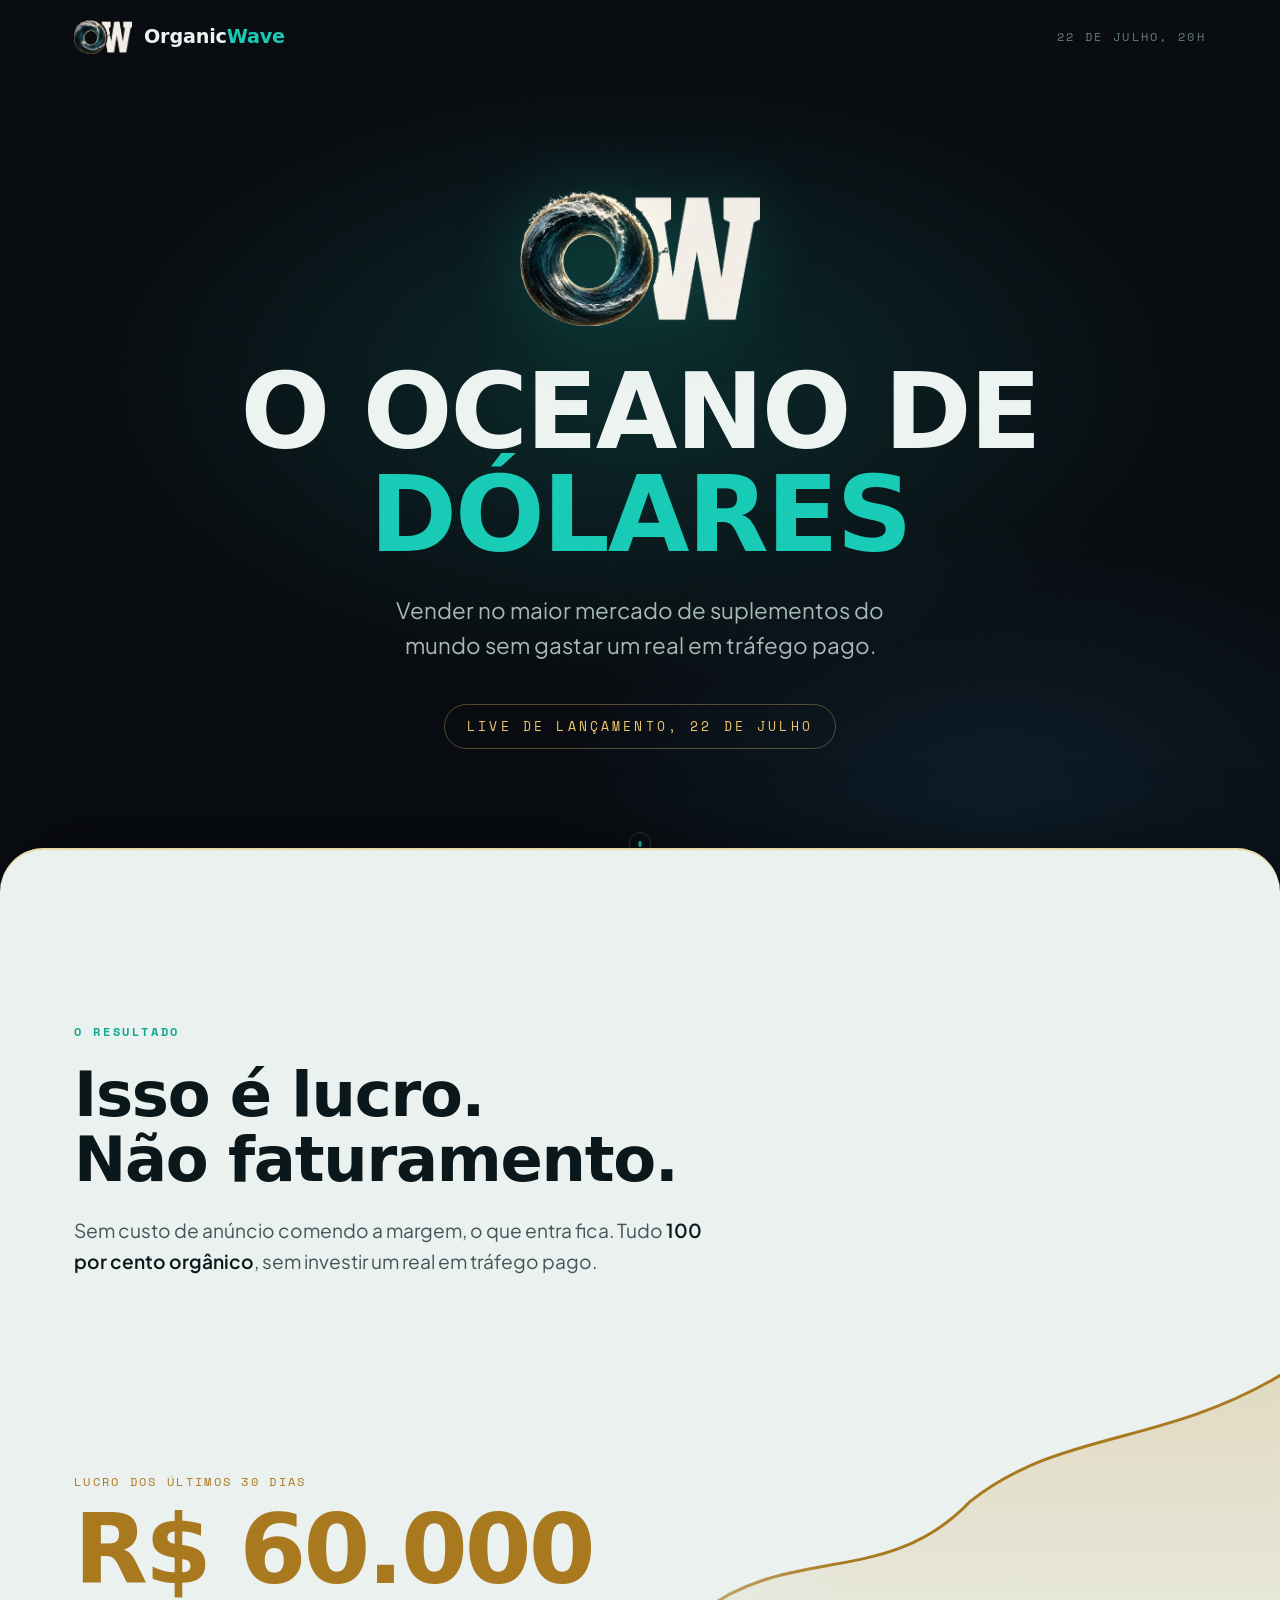
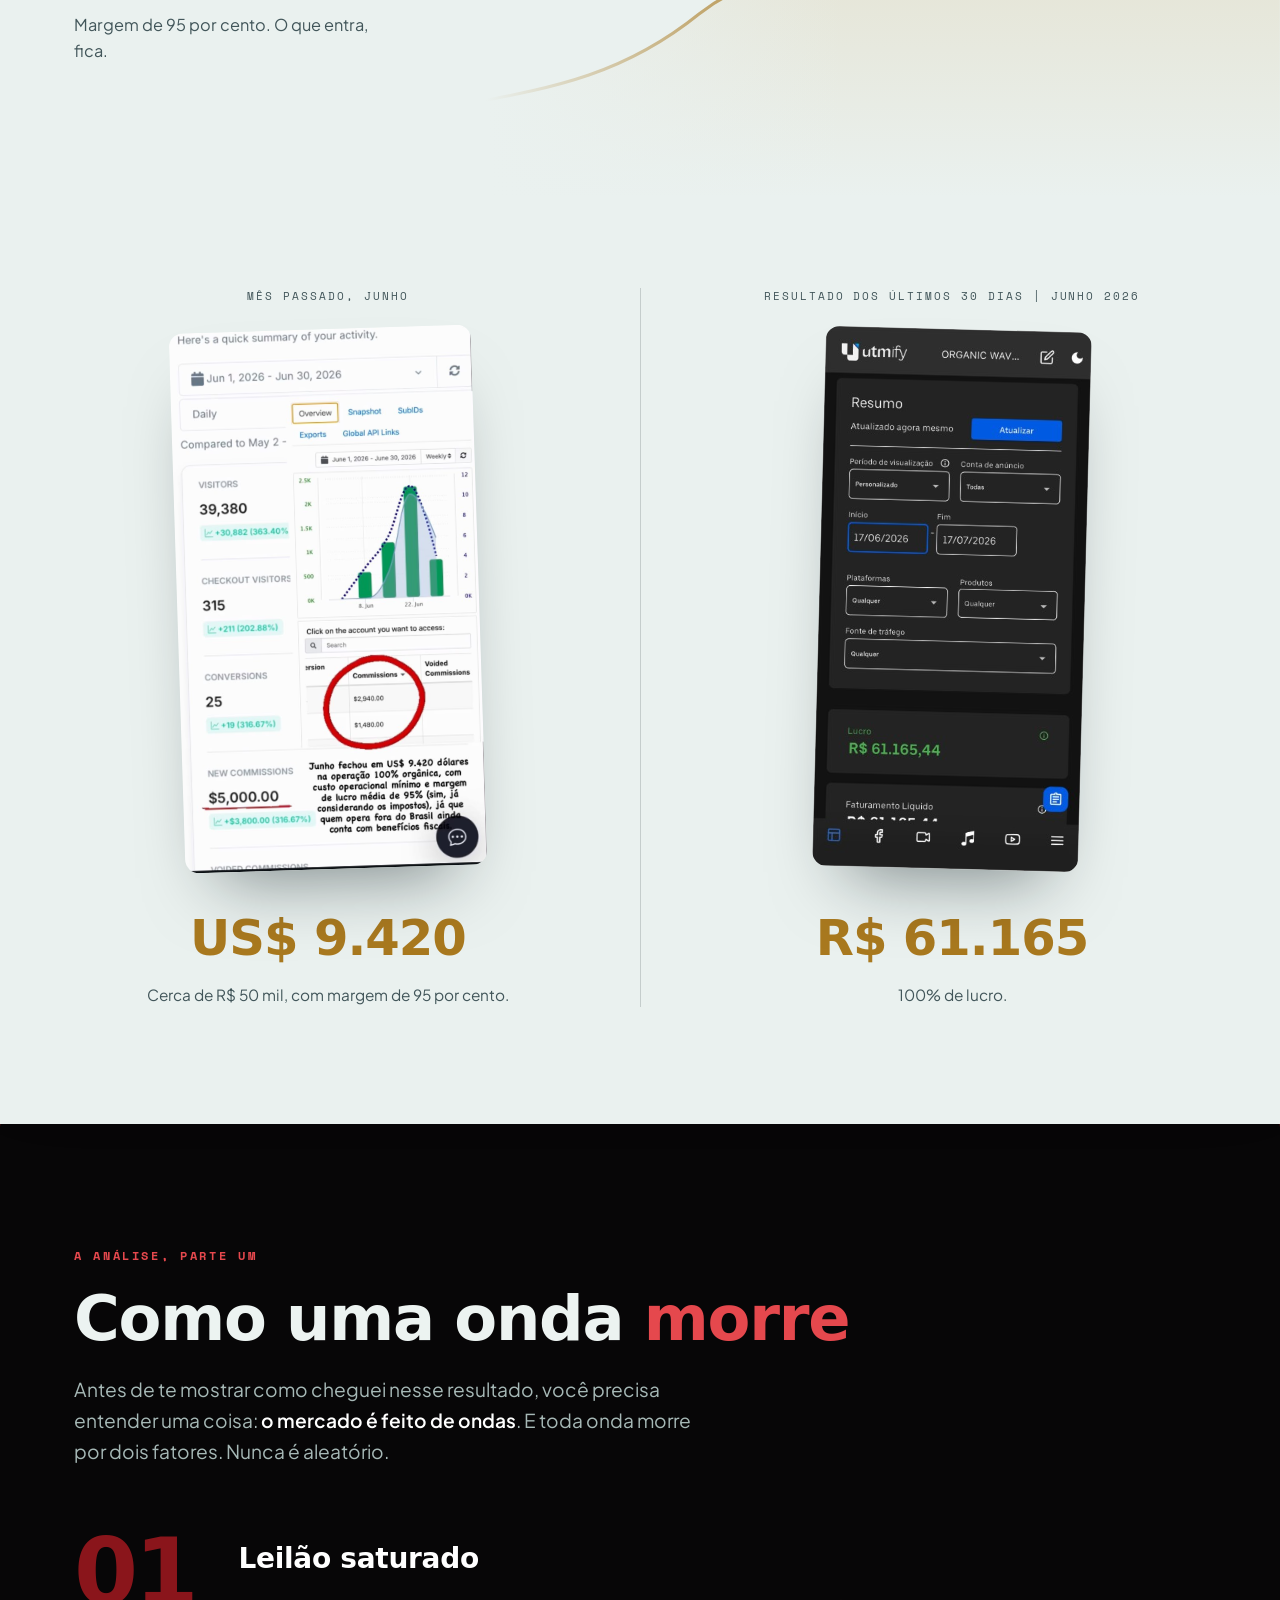
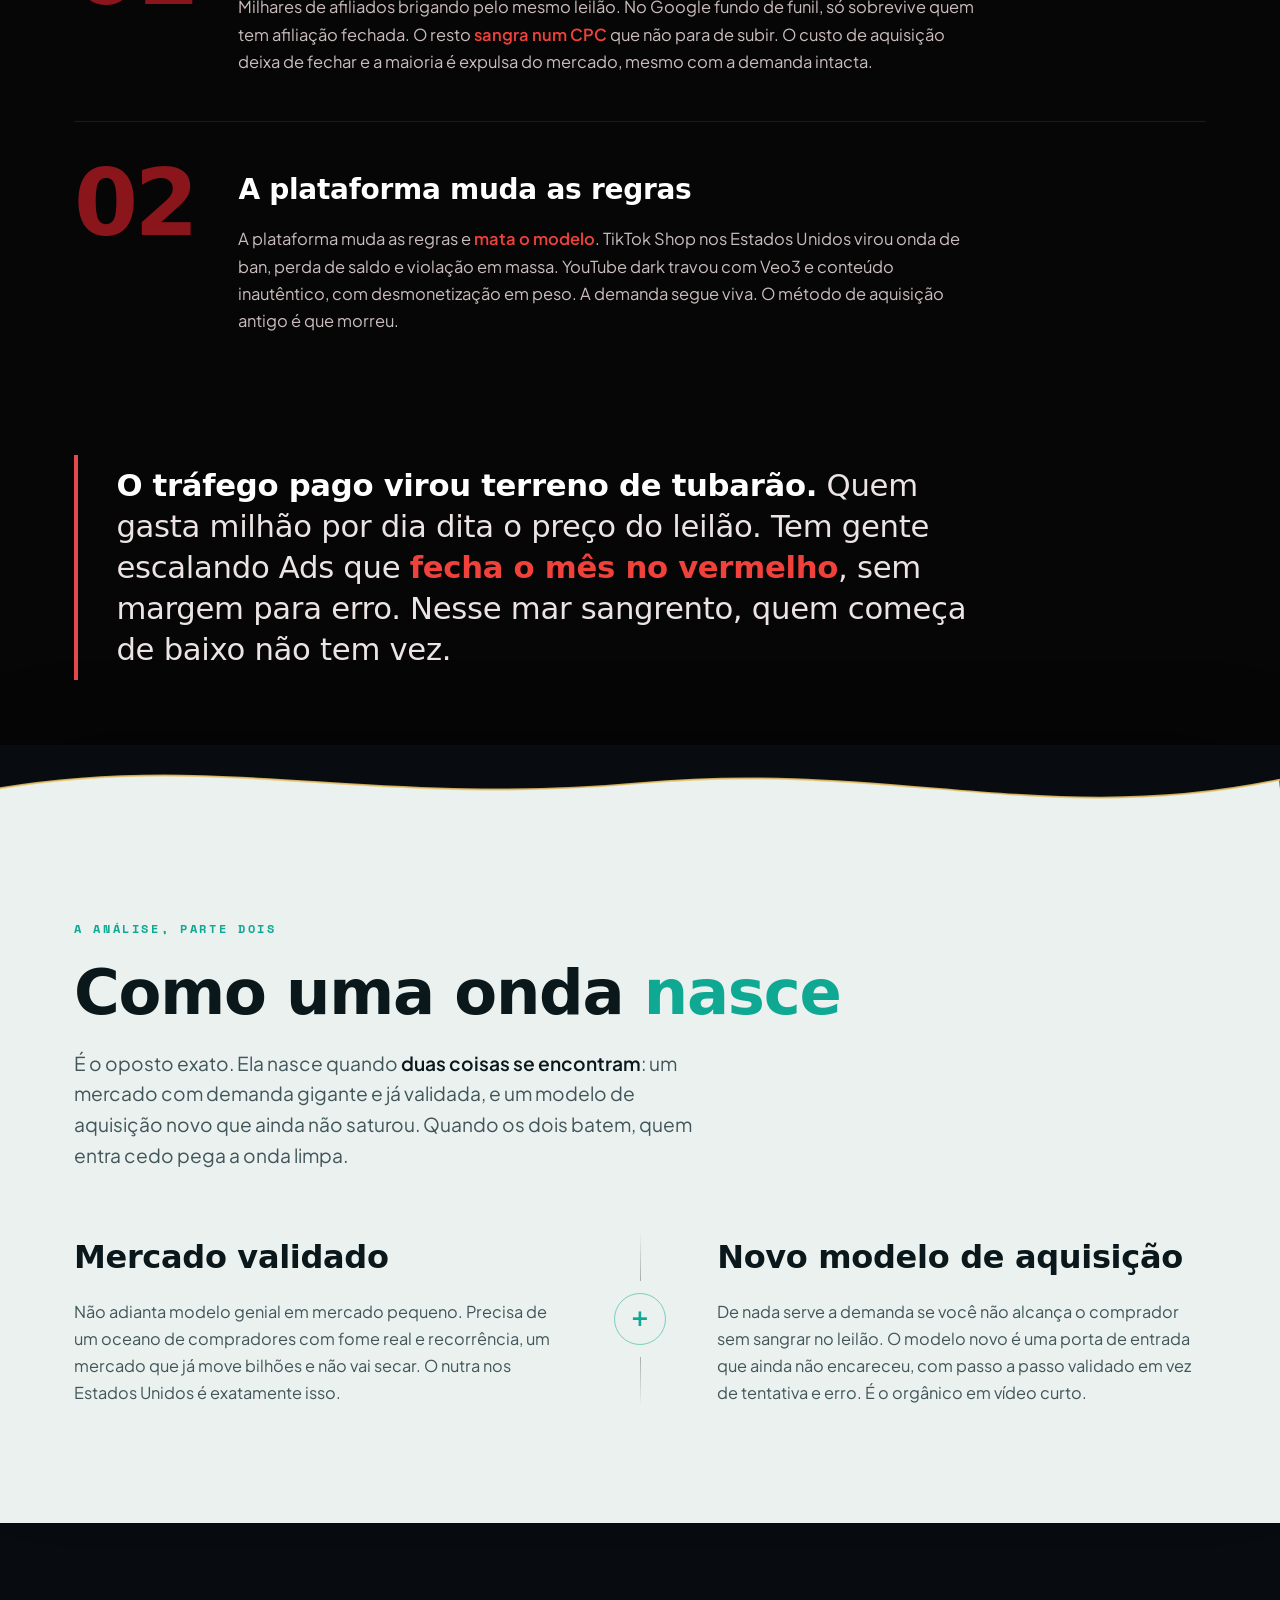
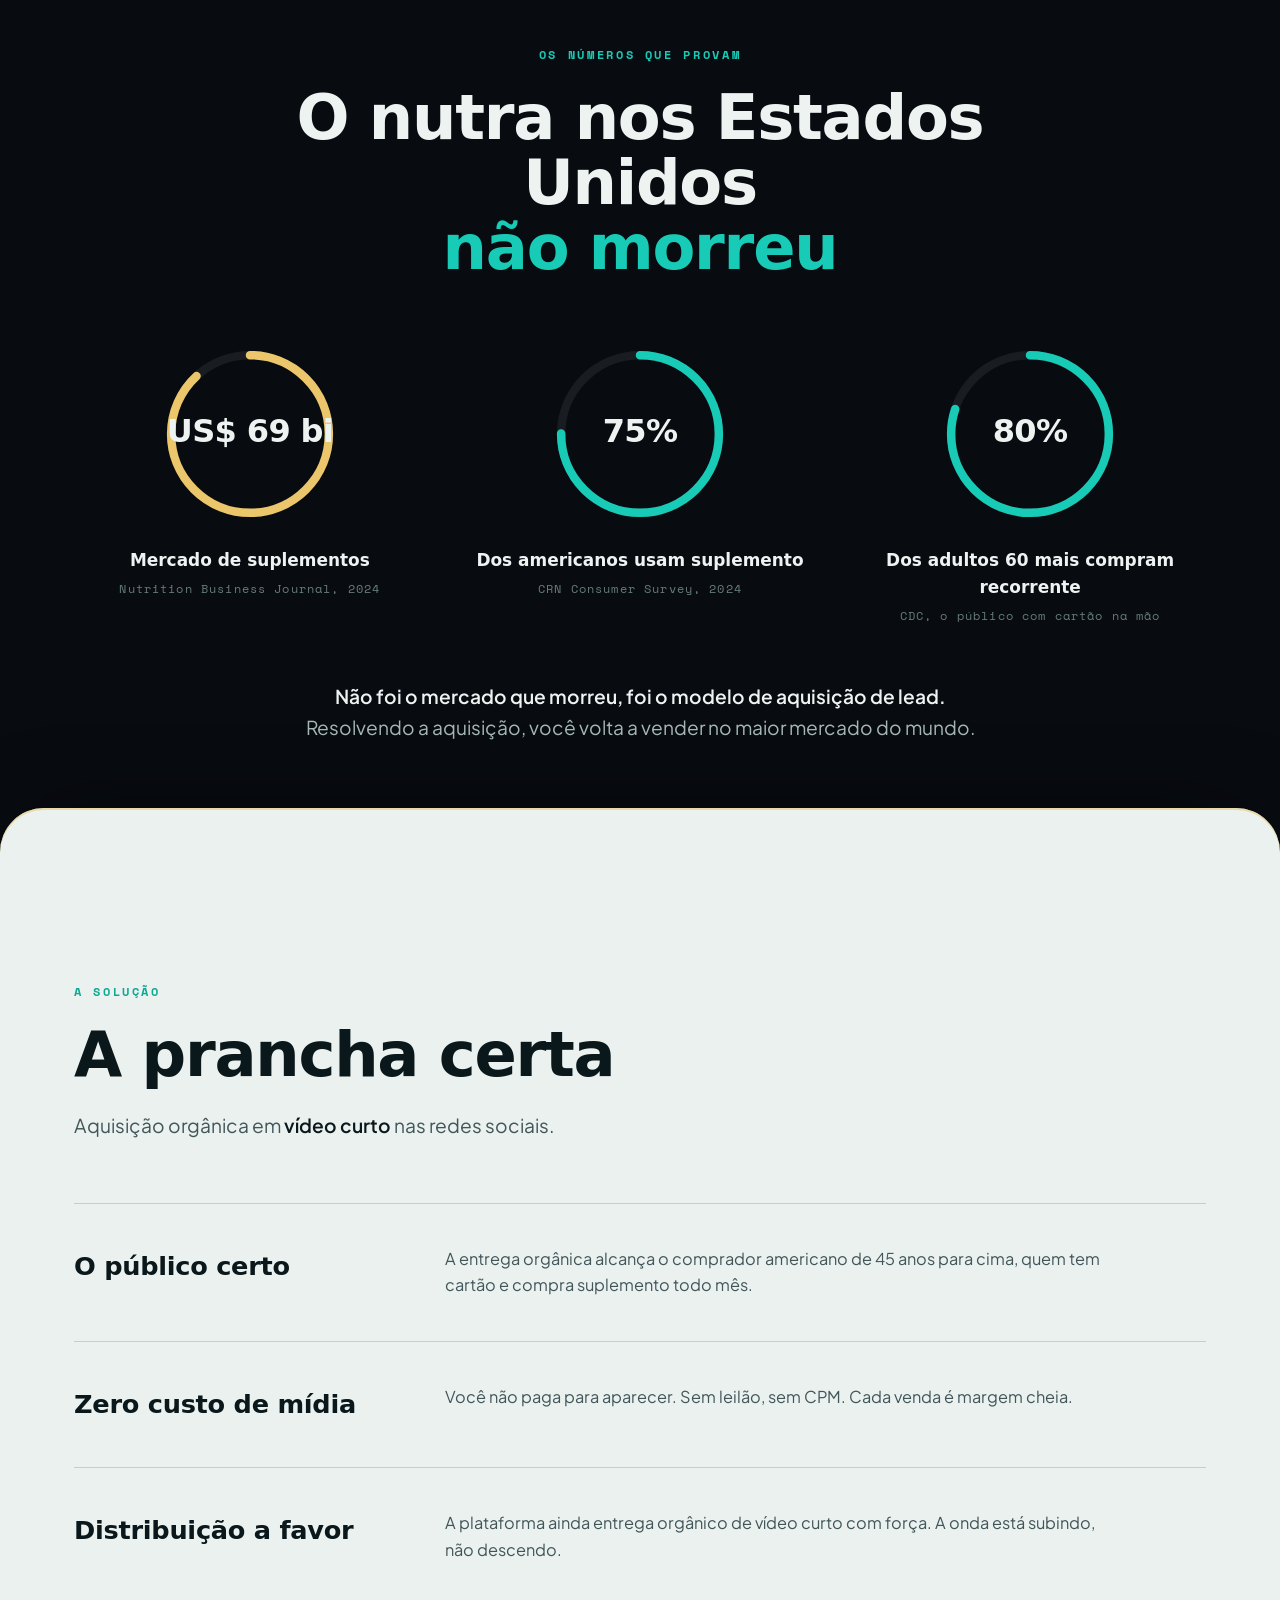
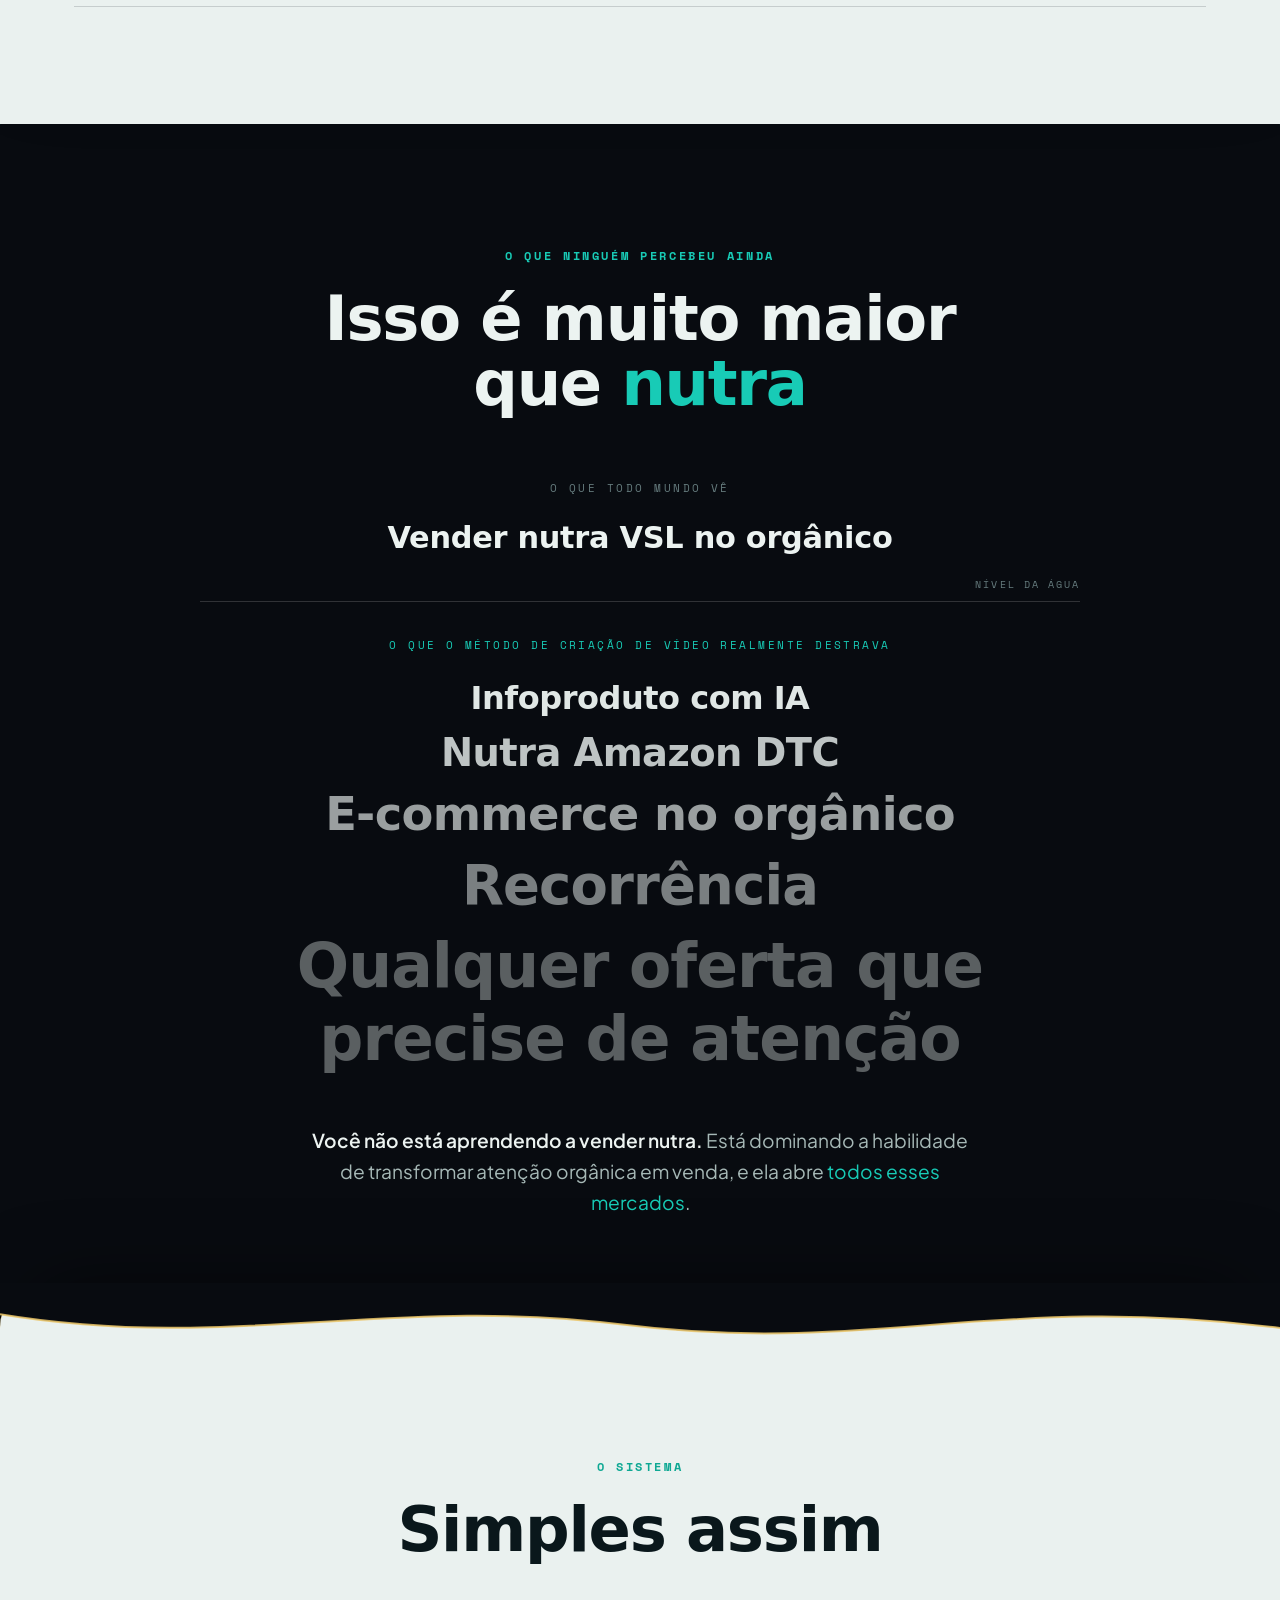
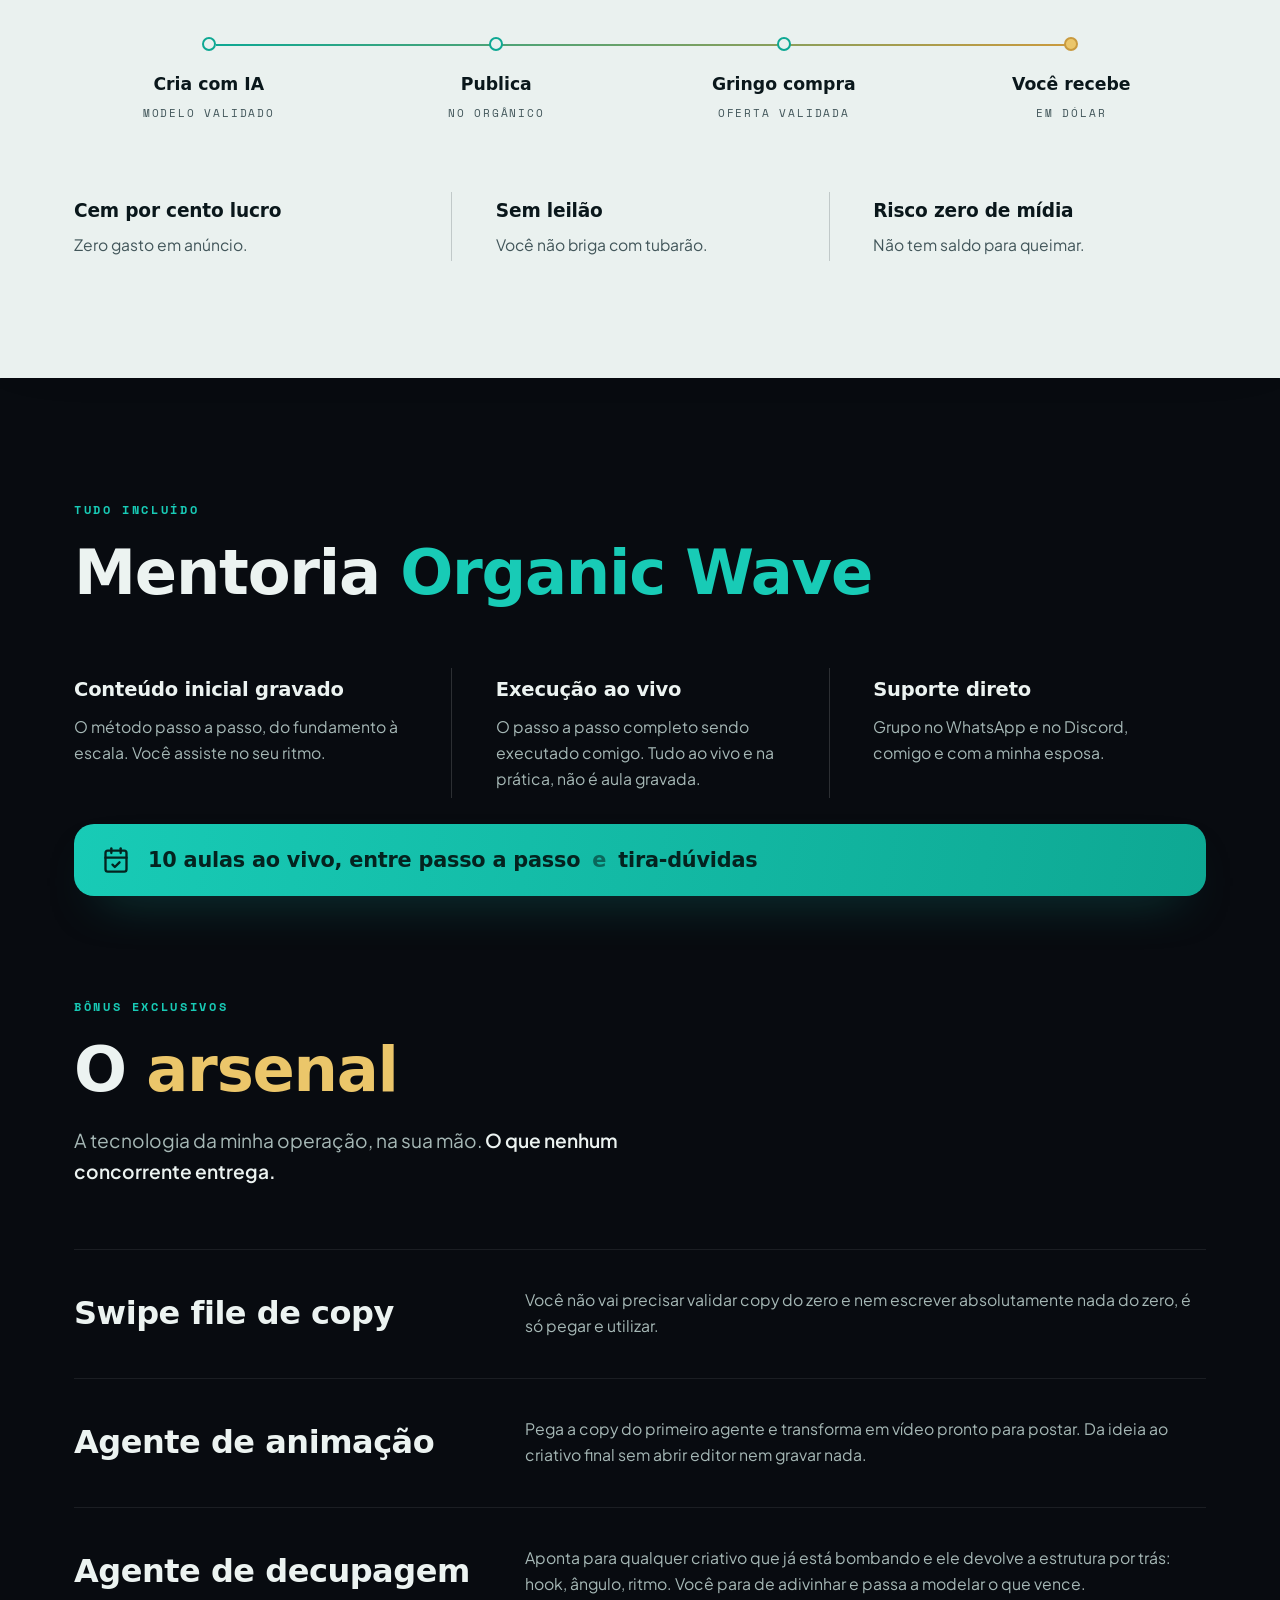
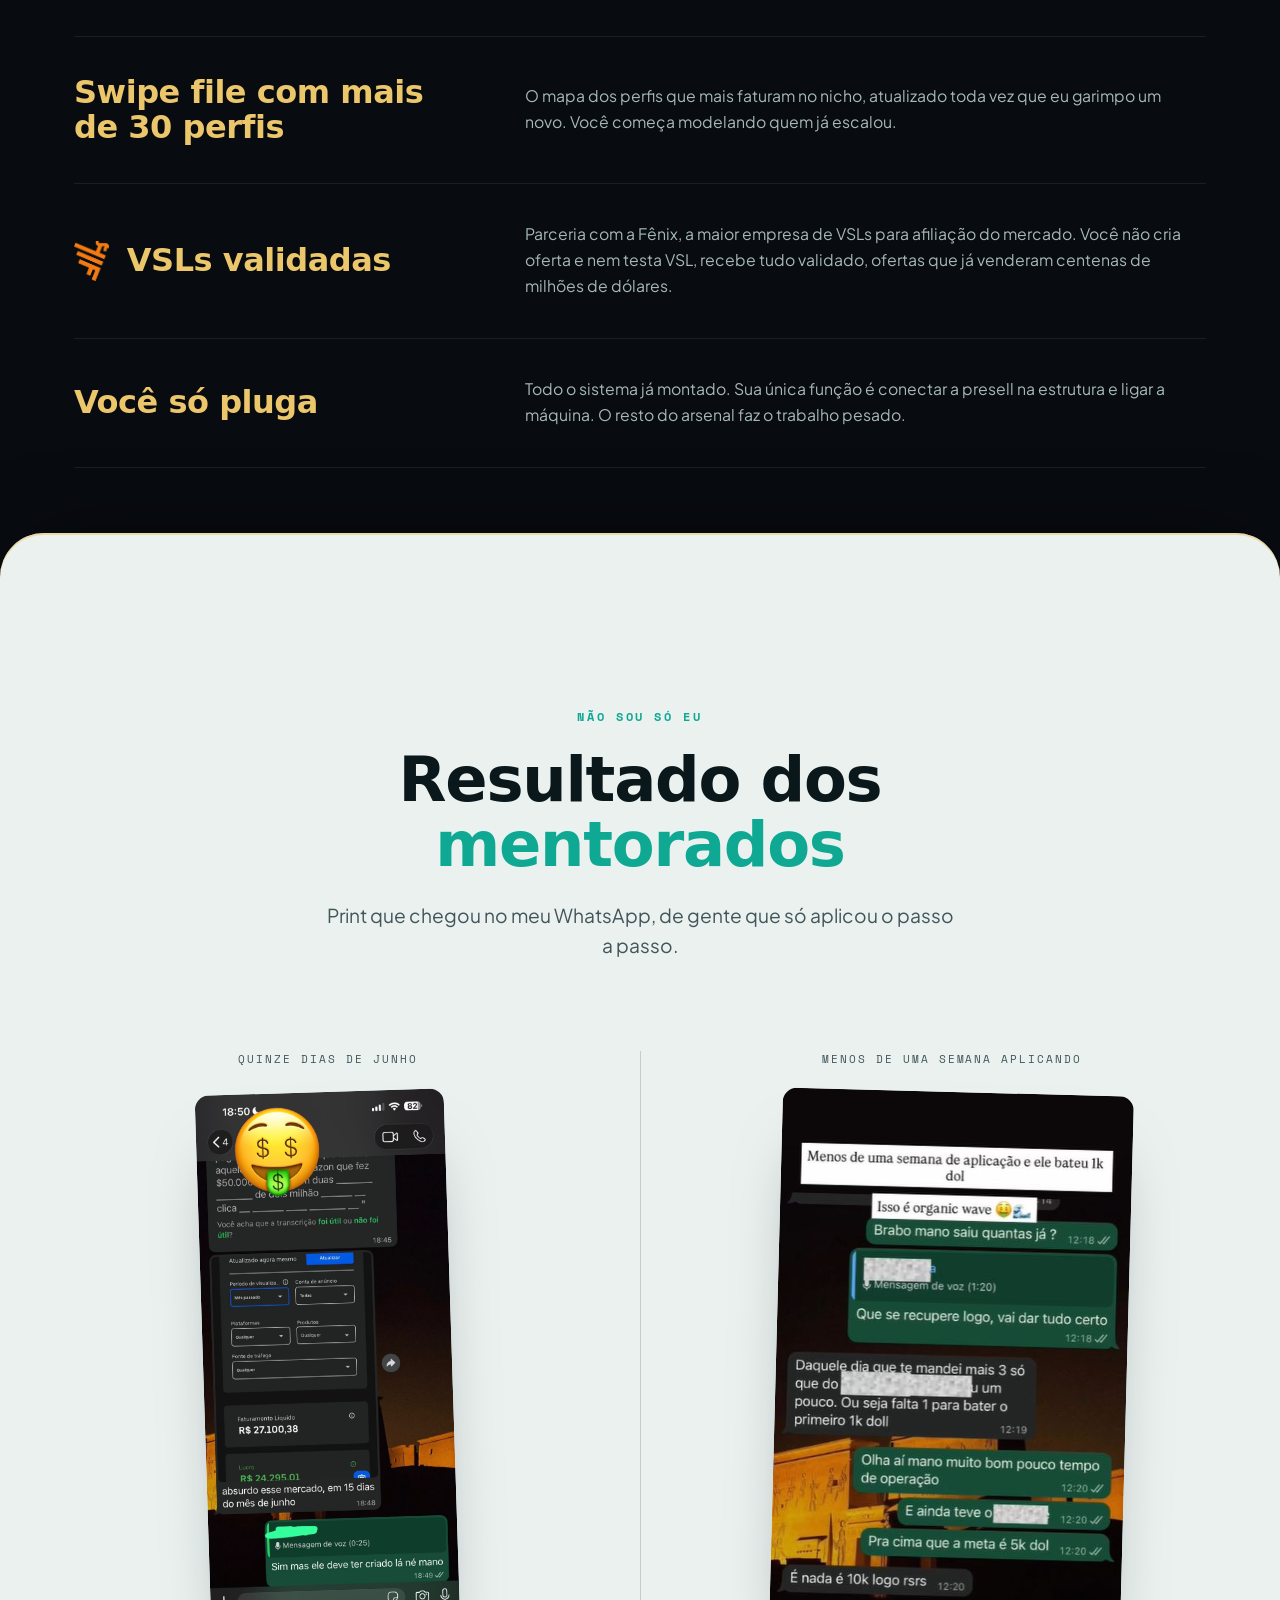
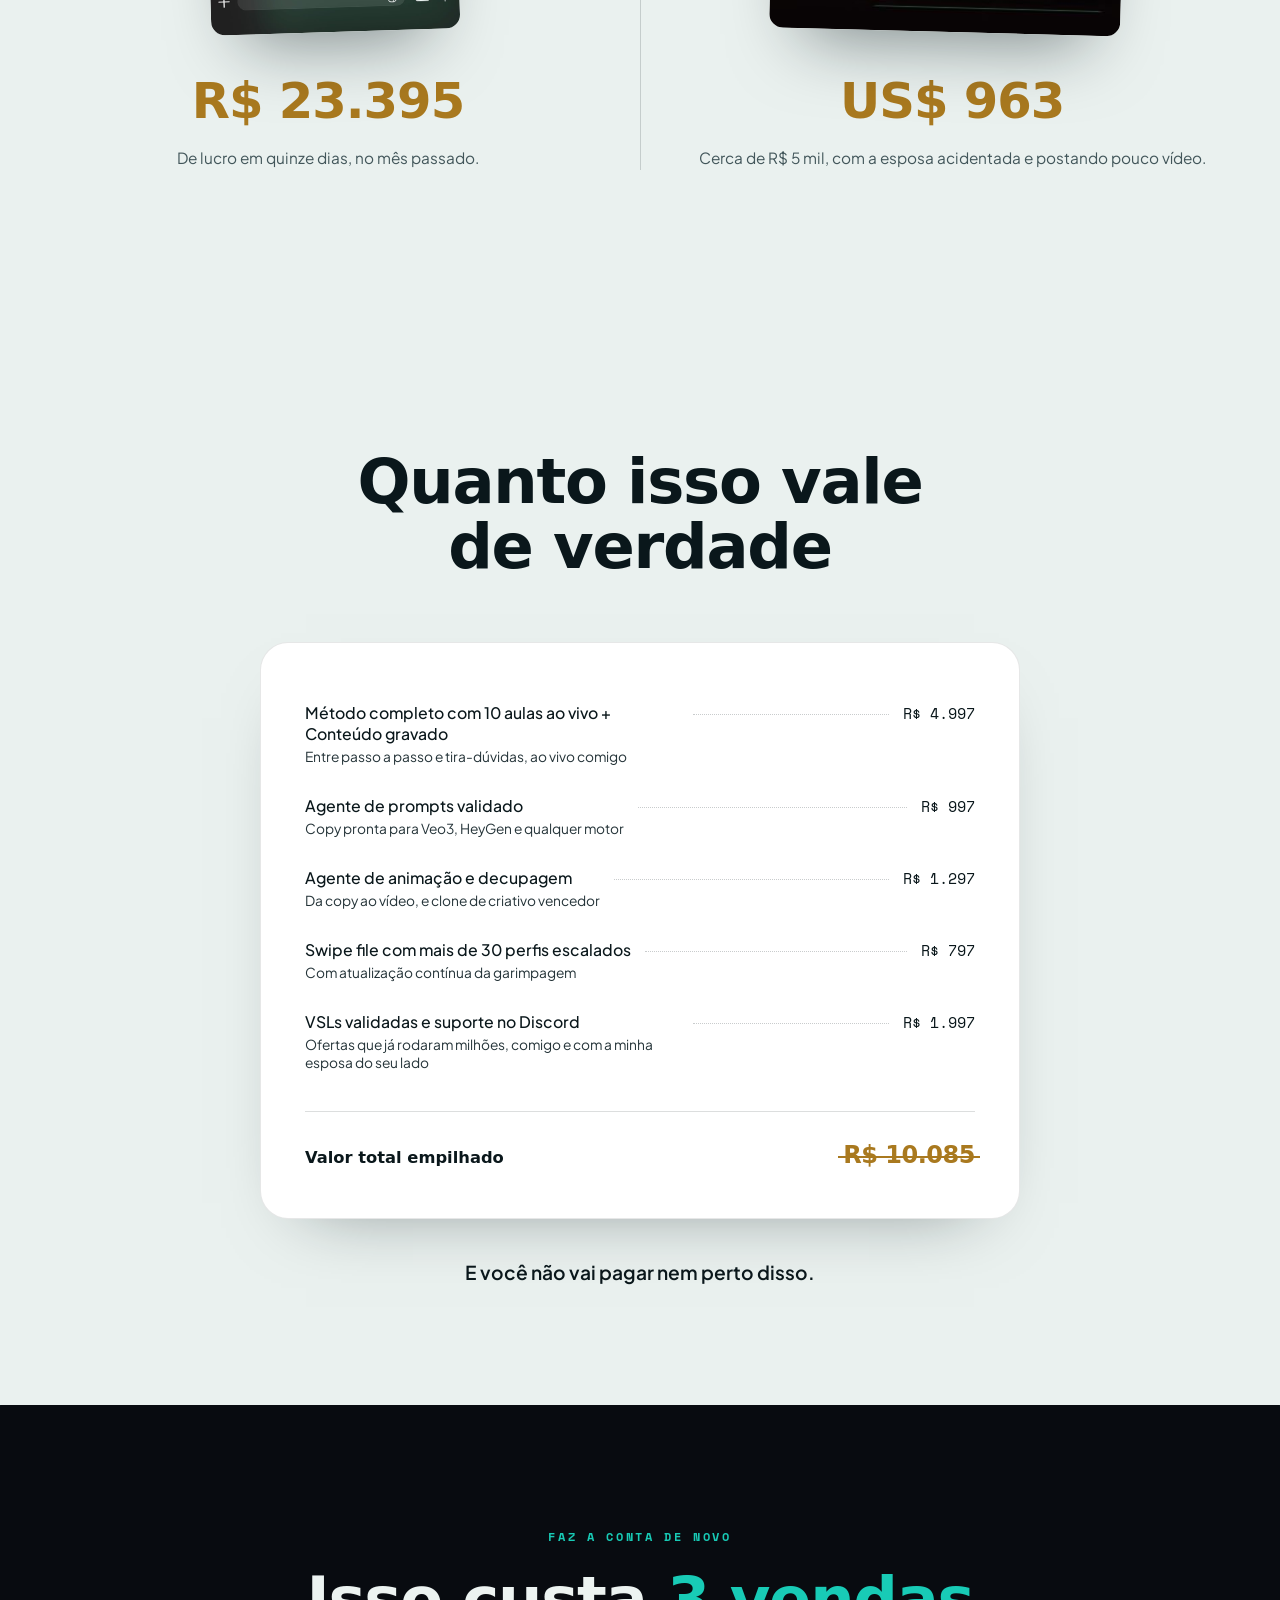
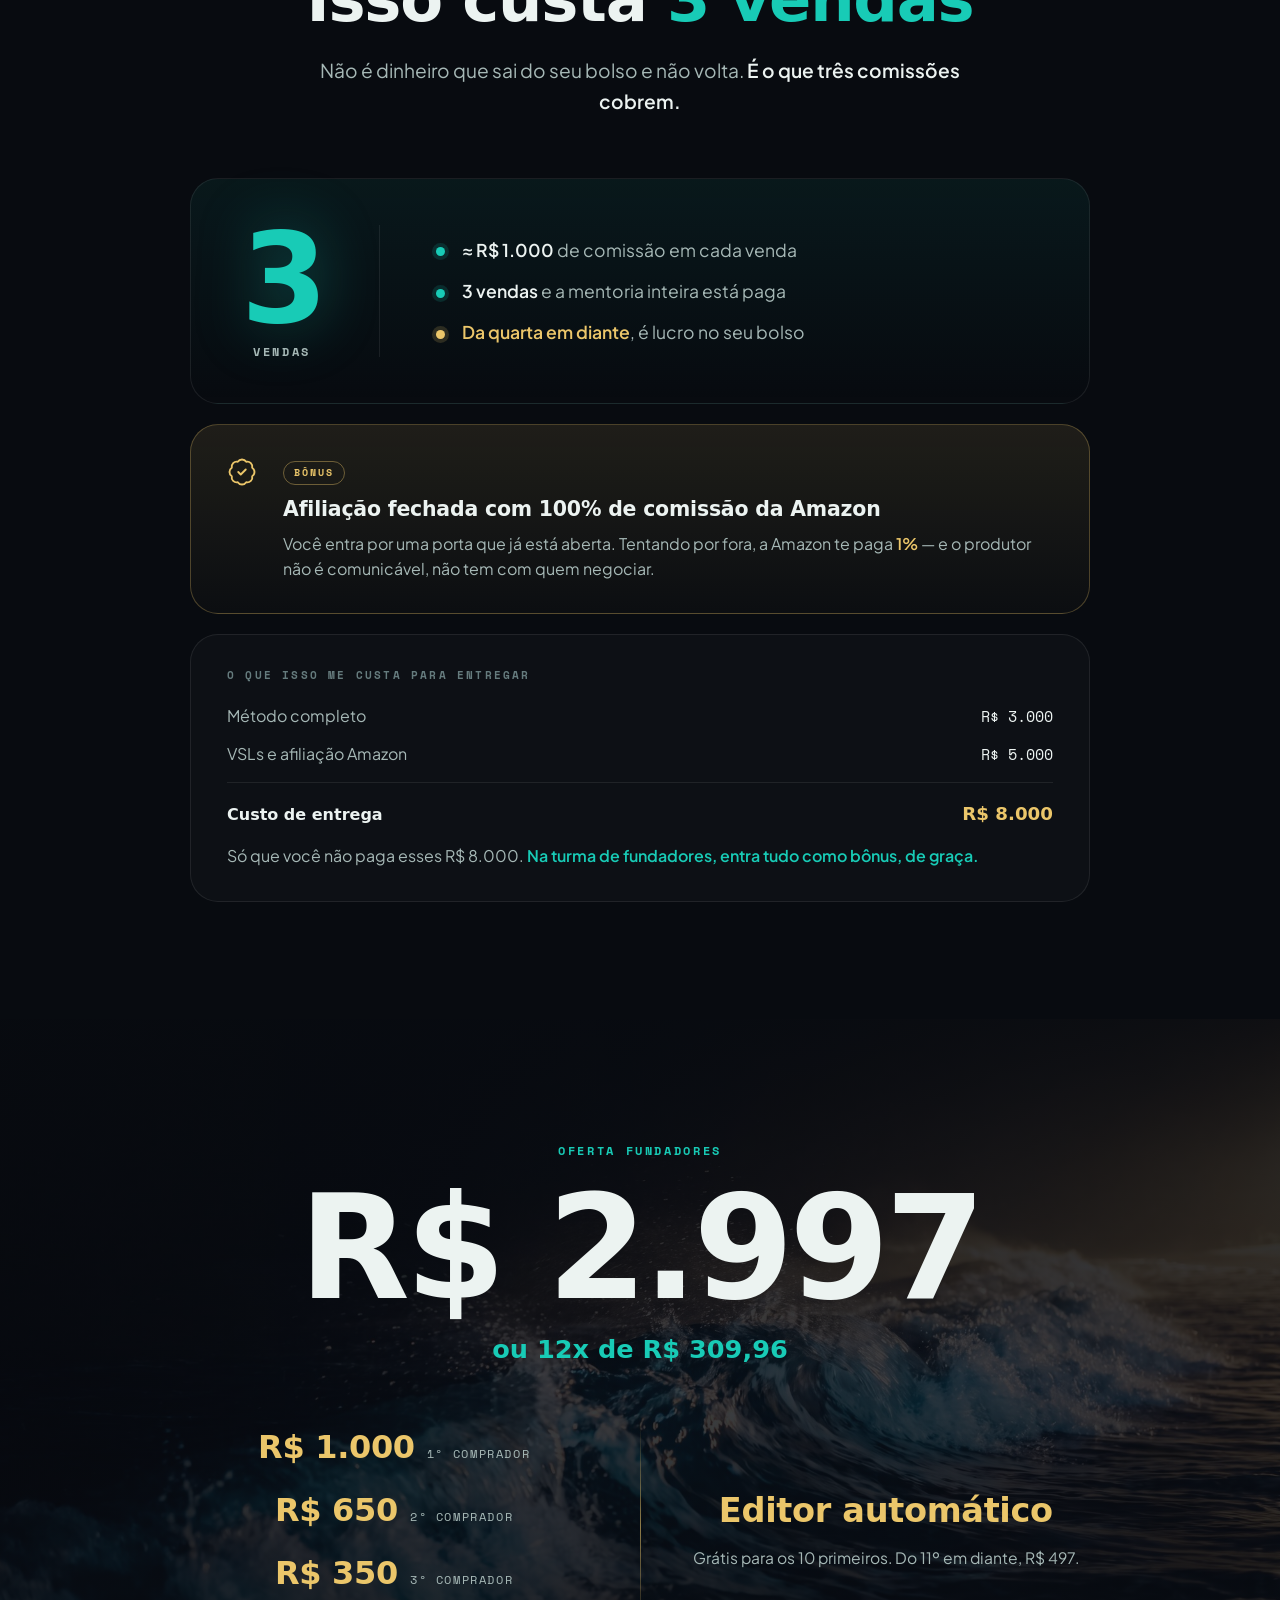
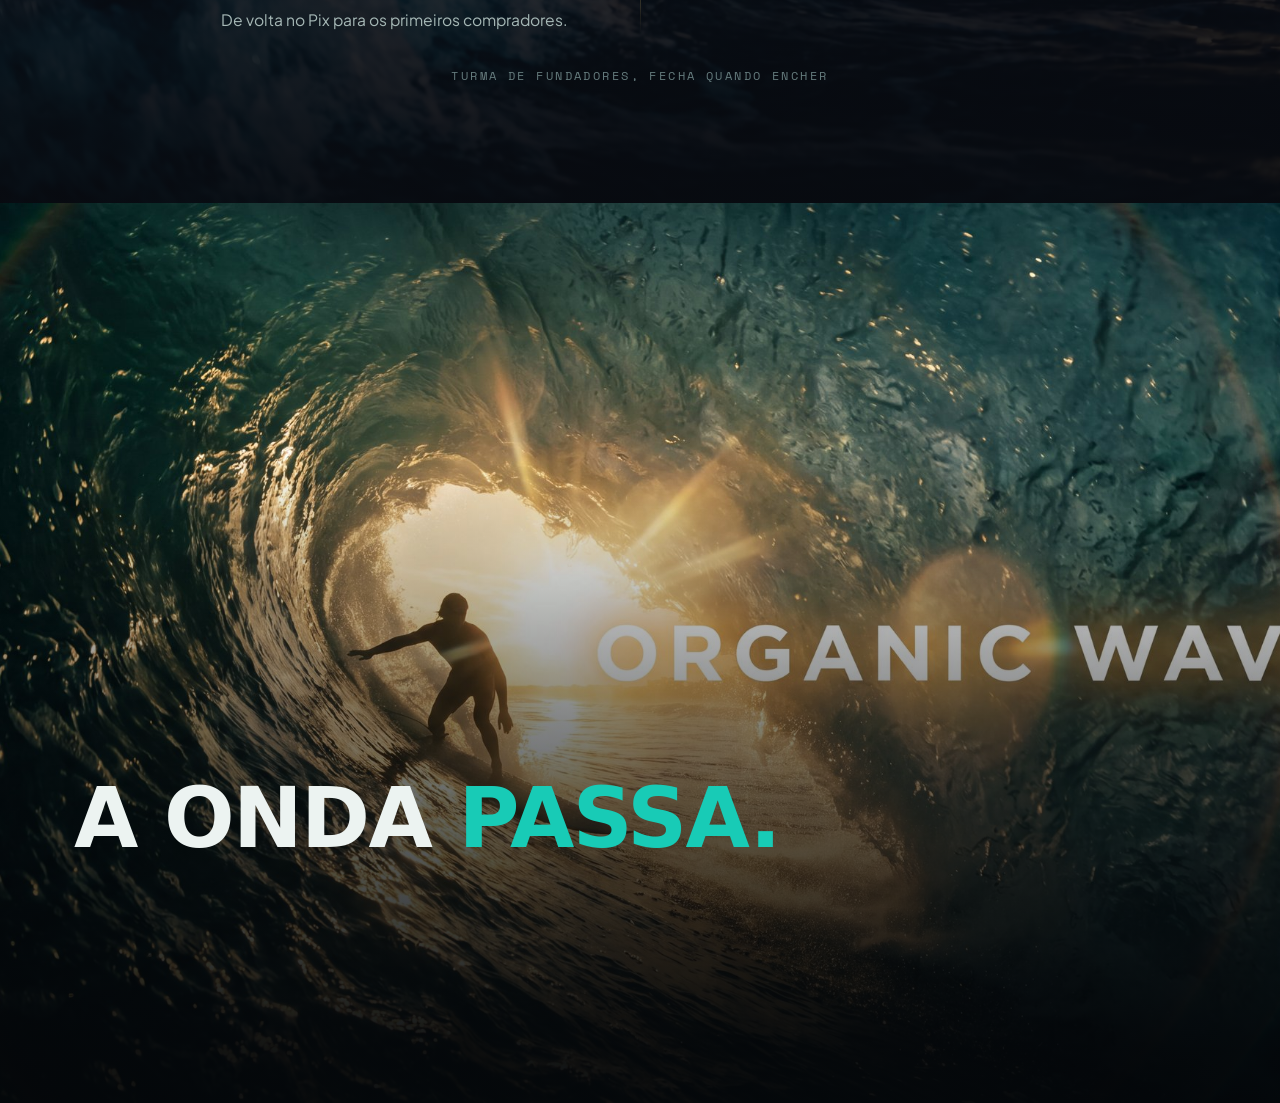
<file: apresentacao/index.html>
<!DOCTYPE html>
<html lang="pt-BR">
<head>
<meta charset="UTF-8">
<meta name="viewport" content="width=device-width, initial-scale=1.0">
<title>Organic Wave | Live de Lançamento</title>
<meta name="description" content="O oceano de dólares sem tráfego pago. Aquisição 100 por cento orgânica no maior mercado de suplementos do mundo.">
<link rel="icon" type="image/png" href="img/favicon.png">

<link rel="preconnect" href="https://fonts.googleapis.com">
<link rel="preconnect" href="https://fonts.gstatic.com" crossorigin>
<link rel="preconnect" href="https://api.fontshare.com">
<link href="https://api.fontshare.com/v2/css?f[]=clash-display@600,700&display=swap" rel="stylesheet">
<link href="https://fonts.googleapis.com/css2?family=Plus+Jakarta+Sans:wght@400;500;600;700&family=Space+Mono:wght@400;700&display=swap" rel="stylesheet">

<style>
:root{
  --bg:#080B10;
  --bg-2:#0B1017;
  --surface:#101A22;
  --surface-2:#16222C;

  --light:#EAF1EF;
  --light-2:#FFFFFF;
  --light-ink:#0A171B;
  --light-ink-2:#42565A;

  --aqua:#18CBB6;
  --aqua-2:#0EA893;
  --aqua-soft:rgba(24,203,182,.14);

  --ocean:#2E9AD6;
  --ocean-deep:#134E73;

  --gold:#EBC66A;
  --gold-2:#C99A3E;
  --gold-deep:#A9791F;

  --ink:#ECF3F1;
  --ink-dim:#A6B8B6;
  --ink-mut:#657B7D;

  --line:rgba(255,255,255,.08);
  --line-2:rgba(255,255,255,.15);

  --r-sm:12px;
  --r:20px;
  --r-lg:28px;
  --pill:999px;

  --font-display:"Clash Display","Space Grotesk",system-ui,sans-serif;
  --font-body:"Plus Jakarta Sans",system-ui,sans-serif;
  --font-mono:"Space Mono",ui-monospace,monospace;

  --wrap:1180px;
  --ease:cubic-bezier(.22,.61,.36,1);
  --ease-expo:cubic-bezier(.16,1,.3,1);
}

*,*::before,*::after{box-sizing:border-box;margin:0;padding:0}
html{scroll-behavior:smooth;-webkit-text-size-adjust:100%}
body{
  font-family:var(--font-body);
  background:var(--bg);
  color:var(--ink);
  line-height:1.6;
  overflow-x:hidden;
  -webkit-font-smoothing:antialiased;
}
img,video{display:block;max-width:100%}
::selection{background:var(--aqua);color:#04231F}

.wrap{width:100%;max-width:var(--wrap);margin:0 auto;padding:0 24px}

/* progresso + grão ---------------------------------------------------------- */
.scroll-progress{position:fixed;top:0;left:0;right:0;height:2px;z-index:150;background:transparent}
.scroll-progress span{display:block;height:100%;width:100%;transform:scaleX(0);transform-origin:0 50%;
  background:linear-gradient(90deg,var(--ocean),var(--aqua))}
.grain{position:fixed;inset:0;z-index:140;pointer-events:none;opacity:.045;mix-blend-mode:overlay;
  background-image:url("data:image/svg+xml,%3Csvg xmlns='http://www.w3.org/2000/svg' width='140' height='140'%3E%3Cfilter id='n'%3E%3CfeTurbulence type='fractalNoise' baseFrequency='.85' numOctaves='3'/%3E%3C/filter%3E%3Crect width='100%25' height='100%25' filter='url(%23n)'/%3E%3C/svg%3E")}

/* navegação ----------------------------------------------------------------- */
.nav{position:fixed;top:0;left:0;right:0;z-index:120;padding:20px 0;transition:padding .4s var(--ease)}
.nav-inner{width:100%;max-width:var(--wrap);margin:0 auto;padding:0 24px;
  display:flex;align-items:center;justify-content:space-between;transition:all .4s var(--ease)}
.nav.scrolled{padding:12px 0}
.nav.scrolled .nav-inner{
  max-width:1080px;background:rgba(10,16,22,.72);backdrop-filter:blur(18px) saturate(1.4);
  border:1px solid var(--line);border-radius:var(--pill);padding:10px 20px;
  box-shadow:0 14px 40px -18px rgba(0,0,0,.7);
}
.brand{display:flex;align-items:center;gap:12px}
.brand img{width:58px;height:auto}
.brand-name{font-family:var(--font-display);font-weight:700;font-size:1.2rem;letter-spacing:-.01em}
.brand-name span{color:var(--aqua)}
.nav-date{font-family:var(--font-mono);font-size:.72rem;letter-spacing:.2em;color:var(--ink-mut);text-transform:uppercase}

/* tipografia de seção ------------------------------------------------------- */
.section{position:relative;padding:clamp(96px,13vh,160px) 0}
.kicker{display:inline-block;font-family:var(--font-mono);font-size:12px;font-weight:700;
  letter-spacing:.22em;text-transform:uppercase;color:var(--aqua);margin-bottom:22px}
.light .kicker{color:var(--aqua-2)}
.sec-head{max-width:820px;margin-bottom:62px}
.sec-head.center{margin-left:auto;margin-right:auto;text-align:center}
.sec-title{font-family:var(--font-display);font-weight:600;line-height:1.04;letter-spacing:-.02em;
  font-size:clamp(2.2rem,5.4vw,3.9rem);color:var(--ink)}
.light .sec-title{color:var(--light-ink)}
.accent{color:var(--aqua)}
.light .accent{color:var(--aqua-2)}
.accent-gold{color:var(--gold)}
.light .accent-gold{color:var(--gold-deep)}
.sec-lead{margin-top:22px;font-size:clamp(1.02rem,1.6vw,1.2rem);color:var(--ink-dim);max-width:640px}
.sec-head.center .sec-lead{margin-left:auto;margin-right:auto}
.light .sec-lead{color:var(--light-ink-2)}
.sec-lead b{color:var(--ink);font-weight:600}
.light .sec-lead b{color:var(--light-ink)}

/* seções claras + transições ------------------------------------------------ */
.light{background:var(--light);color:var(--light-ink)}
.light.section{
  margin-top:-52px;padding-top:calc(clamp(96px,13vh,160px) + 52px);
  border-radius:44px 44px 0 0;
  box-shadow:0 -30px 80px -40px rgba(0,0,0,.6), inset 0 2px 0 rgba(235,198,106,.55);
  position:relative;z-index:6;
}
.dark-after{position:relative;z-index:5;margin-top:-44px;padding-top:calc(clamp(96px,13vh,160px) + 44px);
  border-radius:44px 44px 0 0;background:var(--bg);
  box-shadow:0 -30px 80px -40px rgba(0,0,0,.75), inset 0 2px 0 rgba(24,203,182,.4)}
/* seções de mesmo fundo adjacentes fluem contínuas (a curva/sobreposição é só
   pra transição entre fundos opostos) */
.section.light + .section.light,
.dark-after + .dark-after{margin-top:0;border-radius:0;box-shadow:none;
  padding-top:clamp(96px,13vh,160px)}
.sect-shape{position:absolute;top:0;left:0;width:100%;line-height:0;z-index:4;pointer-events:none}
.sect-shape svg{display:block;width:100%;height:clamp(48px,6.5vw,94px)}
.sect-shape .edge{fill:none;stroke:var(--gold);stroke-width:2;vector-effect:non-scaling-stroke;opacity:.85}

/* capa ---------------------------------------------------------------------- */
.hero{position:relative;min-height:100svh;display:flex;align-items:center;justify-content:center;
  text-align:center;overflow:hidden;padding:120px 0 80px}
.hero-bg{position:absolute;inset:0;z-index:0;
  background:
    radial-gradient(ellipse 70% 55% at 50% 42%, rgba(24,203,182,.16), transparent 62%),
    radial-gradient(ellipse 60% 50% at 78% 88%, rgba(46,154,214,.12), transparent 60%),
    var(--bg)}
.hero-inner{position:relative;z-index:2;display:flex;flex-direction:column;align-items:center}
.hero-mark{width:min(240px,46vw);margin-bottom:34px;
  filter:drop-shadow(0 0 34px rgba(24,203,182,.2))}
.hero-word{font-family:var(--font-display);font-weight:700;
  font-size:clamp(2.9rem,9vw,6.6rem);line-height:.98;letter-spacing:-.02em;
  text-transform:uppercase}
.hero-word em{font-style:normal;color:var(--aqua)}
.hero-tag{margin-top:26px;font-size:clamp(1.05rem,2vw,1.4rem);color:var(--ink-dim);max-width:34ch}
.hero-date{margin-top:40px;display:inline-flex;align-items:center;gap:12px;
  font-family:var(--font-mono);font-size:.82rem;letter-spacing:.24em;text-transform:uppercase;
  color:var(--gold);border:1px solid rgba(235,198,106,.32);border-radius:var(--pill);padding:11px 22px}
.hero-cue{position:absolute;left:50%;bottom:34px;transform:translateX(-50%);z-index:2;
  width:22px;height:34px;border:1.5px solid var(--line-2);border-radius:var(--pill)}
.hero-cue::after{content:"";position:absolute;left:50%;top:8px;width:3px;height:6px;border-radius:2px;
  background:var(--aqua);transform:translateX(-50%);animation:cue 1.9s var(--ease) infinite}
@keyframes cue{0%{opacity:0;transform:translate(-50%,0)}35%{opacity:1}100%{opacity:0;transform:translate(-50%,12px)}}

/* ícone utilitário ---------------------------------------------------------- */
.ic{width:30px;height:30px;color:var(--aqua);margin-bottom:20px;stroke-width:1.5}
.light .ic{color:var(--aqua-2)}

/* prova de resultado: gráfico full-bleed como estrela ----------------------- */
.proof-stage{position:relative;margin-top:10px;min-height:clamp(300px,40vw,460px)}
/* curva ancorada à direita: some atrás do número em vez de cruzá-lo */
.proof-chart{position:absolute;top:0;right:0;bottom:0;width:66%;height:100%}
.pw-line{stroke-dasharray:1400;stroke-dashoffset:1400;transition:stroke-dashoffset 1.9s var(--ease-expo)}
.on .pw-line{stroke-dashoffset:0}
.pw-area{opacity:0;transition:opacity 1s ease .5s}
.on .pw-area{opacity:1}
.proof-overlay{position:absolute;inset:0;display:flex;align-items:center}
/* scrim na cor da seção (bleed de fundo, não caixa): limpa a zona do número */
.proof-overlay::before{content:"";position:absolute;inset:0;pointer-events:none;
  background:linear-gradient(90deg,var(--light) 0%,var(--light) 38%,transparent 66%)}
.proof-overlay .wrap{position:relative;width:100%}
.proof-tag{font-family:var(--font-mono);font-size:.72rem;letter-spacing:.2em;text-transform:uppercase;
  color:var(--gold-deep);margin-bottom:16px}
.proof-big{font-family:var(--font-display);font-weight:700;line-height:.9;letter-spacing:-.03em;
  font-size:clamp(3.2rem,8vw,6rem);white-space:nowrap;font-variant-numeric:tabular-nums;
  color:var(--gold-deep)}
.proof-note{margin-top:18px;color:var(--light-ink-2);font-size:1.02rem;max-width:26ch}

/* evidências: prints soltas na mesa, filete entre elas ---------------------- */
.evidence{display:grid;grid-template-columns:1fr auto 1fr;gap:clamp(26px,4.5vw,72px);
  align-items:start;margin-top:clamp(50px,7vw,90px)}
.evi{text-align:center}
.evi-lbl{font-family:var(--font-mono);font-size:.68rem;letter-spacing:.18em;text-transform:uppercase;
  color:var(--light-ink-2);margin-bottom:24px}
.evi img{max-height:540px;width:auto;max-width:100%;margin:0 auto;border-radius:14px;cursor:zoom-in;
  transform:rotate(-1.8deg);
  box-shadow:0 40px 70px -34px rgba(10,23,27,.5);
  transition:transform .4s var(--ease-expo),box-shadow .4s var(--ease)}
.evi:last-of-type img{transform:rotate(1.5deg)}
.evi img:hover{transform:rotate(0) scale(1.03);box-shadow:0 54px 90px -34px rgba(10,23,27,.6)}
.evi-val{font-family:var(--font-display);font-weight:700;letter-spacing:-.02em;
  font-size:clamp(2rem,4.2vw,3.1rem);color:var(--gold-deep);margin-top:30px;
  font-variant-numeric:tabular-nums}
.evi-sub{color:var(--light-ink-2);font-size:.96rem;margin-top:4px}
.evi-sep{width:1px;align-self:stretch;background:rgba(10,23,27,.16)}

/* estatísticas em arco ------------------------------------------------------ */
.stats{display:grid;grid-template-columns:repeat(3,1fr);gap:clamp(22px,3vw,44px)}
.stat{text-align:center}
.arc{width:clamp(140px,15vw,182px);height:clamp(140px,15vw,182px);margin:0 auto 22px;display:block}
.arc-track{fill:none;stroke:rgba(255,255,255,.07);stroke-width:7}
.light .arc-track{stroke:rgba(10,23,27,.09)}
.arc-fill{fill:none;stroke:var(--aqua);stroke-width:7;stroke-linecap:round;
  transform:rotate(-90deg);transform-origin:50% 50%;
  stroke-dasharray:408;stroke-dashoffset:408;transition:stroke-dashoffset 1.7s var(--ease-expo)}
.arc-gold .arc-fill{stroke:var(--gold)}
.light .arc-gold .arc-fill{stroke:var(--gold-2)}
.arc-num{font-family:var(--font-display);font-weight:700;font-size:1.65rem;letter-spacing:-.02em;
  fill:var(--ink);font-variant-numeric:tabular-nums}
.light .arc-num{fill:var(--light-ink)}
.stat-lbl{font-family:var(--font-display);font-weight:600;font-size:1.06rem;color:var(--ink);margin-bottom:6px}
.light .stat-lbl{color:var(--light-ink)}
.stat-src{font-family:var(--font-mono);font-size:.72rem;letter-spacing:.1em;color:var(--ink-mut)}
.light .stat-src{color:var(--light-ink-2)}

/* prancha: pauta editorial, filete no lugar de caixa ------------------------ */
.board{border-top:1px solid rgba(10,23,27,.16)}
.board-row{display:grid;grid-template-columns:minmax(220px,320px) 1fr;gap:clamp(18px,4vw,72px);
  align-items:start;padding:clamp(26px,3.6vw,42px) 0;border-bottom:1px solid rgba(10,23,27,.16)}
.board-title{font-family:var(--font-display);font-weight:600;letter-spacing:-.01em;
  font-size:clamp(1.25rem,2.2vw,1.6rem);color:var(--light-ink)}
.board-text{color:var(--light-ink-2);font-size:1.02rem;line-height:1.64;max-width:56ch}

/* colisão (nasce): duas forças, um encontro --------------------------------- */
.collide{display:grid;grid-template-columns:1fr auto 1fr;gap:clamp(26px,4vw,64px);align-items:stretch}
.collide-title{font-family:var(--font-display);font-weight:600;letter-spacing:-.01em;
  font-size:clamp(1.4rem,2.6vw,2rem);color:var(--light-ink);margin-bottom:14px}
.collide-text{color:var(--light-ink-2);font-size:1.02rem;line-height:1.66;max-width:46ch}
.collide-core{display:flex;flex-direction:column;align-items:center;gap:12px}
.collide-core::before,.collide-core::after{content:"";flex:1;width:1px;
  background:linear-gradient(180deg,transparent,rgba(10,23,27,.3))}
.collide-core::after{background:linear-gradient(180deg,rgba(10,23,27,.3),transparent)}
.collide-core span{font-family:var(--font-display);font-weight:600;font-size:1.4rem;color:var(--aqua-2);
  width:52px;height:52px;flex:none;border:1px solid rgba(14,168,147,.5);border-radius:50%;
  display:flex;align-items:center;justify-content:center}

/* maré (fluxo): uma linha, quatro momentos ---------------------------------- */
.tide{position:relative;display:grid;grid-template-columns:repeat(4,1fr);gap:18px;padding-top:6px}
.tide::before{content:"";position:absolute;top:19px;left:calc(100%/8);right:calc(100%/8);height:2px;
  background:linear-gradient(90deg,var(--aqua-2),var(--gold-2))}
.tide-step{text-align:center;position:relative}
.tide-node{display:block;width:14px;height:14px;margin:6px auto 20px;border-radius:50%;
  background:var(--light);border:2.5px solid var(--aqua-2);position:relative;z-index:1}
.tide-step:last-child .tide-node{border-color:var(--gold-2);background:var(--gold)}
.tide-t{font-family:var(--font-display);font-weight:600;font-size:1.08rem;color:var(--light-ink)}
.tide-s{font-family:var(--font-mono);font-size:.7rem;letter-spacing:.16em;text-transform:uppercase;
  color:var(--light-ink-2);margin-top:6px}

/* tenets: três afirmações divididas por filete ------------------------------ */
.tenets{display:grid;grid-template-columns:repeat(3,1fr)}
.tenet{padding:4px clamp(24px,3.4vw,44px);border-left:1px solid rgba(10,23,27,.18)}
.tenet:first-child{border-left:0;padding-left:0}
.tenet-t{font-family:var(--font-display);font-weight:600;font-size:1.16rem;letter-spacing:-.01em;
  color:var(--light-ink);margin-bottom:6px}
.tenet-s{color:var(--light-ink-2);font-size:.98rem}

/* pilares da mentoria: colunas tipográficas --------------------------------- */
.pillars{display:grid;grid-template-columns:repeat(3,1fr)}
.pillar{padding:6px clamp(24px,3.4vw,46px);border-left:1px solid var(--line-2)}
.pillar:first-child{border-left:0;padding-left:0}
.pillar-t{font-family:var(--font-display);font-weight:600;font-size:1.22rem;letter-spacing:-.01em;
  color:var(--ink);margin-bottom:10px}
.pillar-s{color:var(--ink-dim);font-size:.99rem;line-height:1.62}

/* arsenal: índice editorial, nome grande | descrição ------------------------ */
.arsenal{list-style:none;border-top:1px solid var(--line)}
.arsenal-item{display:grid;grid-template-columns:minmax(240px,400px) 1fr;gap:clamp(18px,4vw,80px);
  align-items:center;padding:clamp(24px,3.4vw,38px) 0;border-bottom:1px solid var(--line)}
.arsenal-name{font-family:var(--font-display);font-weight:600;letter-spacing:-.015em;line-height:1.1;
  font-size:clamp(1.35rem,2.6vw,2rem);color:var(--ink);transition:color .3s var(--ease)}
.arsenal-item:hover .arsenal-name{color:var(--aqua)}
.arsenal-gold .arsenal-name{color:var(--gold)}
.arsenal-gold:hover .arsenal-name{color:var(--gold-2)}
.arsenal-name:has(.fenix-mark){display:flex;align-items:center;gap:.55em}
.fenix-mark{height:1.25em;width:auto;flex:none}
.arsenal-text{color:var(--ink-dim);font-size:.99rem;line-height:1.64;max-width:58ch}

/* iceberg tipográfico: afunda crescendo, sem chip nem painel ---------------- */
.berg{width:min(880px,100%);margin:0 auto;text-align:center}
.berg-lbl{font-family:var(--font-mono);font-size:.7rem;letter-spacing:.22em;text-transform:uppercase;
  color:var(--ink-mut);margin-bottom:18px}
.berg-tip{font-family:var(--font-display);font-weight:600;letter-spacing:-.01em;
  font-size:clamp(1.3rem,2.6vw,1.9rem);color:var(--ink)}
.berg-water{position:relative;height:1px;margin:38px 0 34px;background:rgba(255,255,255,.16)}
.berg-water span{position:absolute;right:0;top:-24px;font-family:var(--font-mono);font-size:.64rem;
  letter-spacing:.2em;text-transform:uppercase;color:var(--ink-mut)}
.berg-lbl-deep{color:var(--aqua);margin-bottom:26px}
.berg-deep{list-style:none}
.berg-deep li{font-family:var(--font-display);font-weight:600;letter-spacing:-.015em;
  line-height:1.18;color:var(--ink)}
.berg-deep li+li{margin-top:12px}
.berg-deep li:nth-child(1){font-size:clamp(1.35rem,2.8vw,2rem);opacity:.95}
.berg-deep li:nth-child(2){font-size:clamp(1.5rem,3.2vw,2.4rem);opacity:.8}
.berg-deep li:nth-child(3){font-size:clamp(1.7rem,3.8vw,2.9rem);opacity:.64}
.berg-deep li:nth-child(4){font-size:clamp(1.9rem,4.4vw,3.4rem);opacity:.5}
.berg-deep li:nth-child(5){font-size:clamp(2.05rem,5vw,3.85rem);opacity:.36}

/* ancoragem (ledger) -------------------------------------------------------- */
.ledger-box{width:min(760px,100%);margin:0 auto;
  background:var(--light-2);border:1px solid rgba(10,23,27,.10);border-radius:var(--r-lg);
  padding:clamp(28px,4vw,44px);box-shadow:0 30px 70px -46px rgba(10,23,27,.5)}
.ledger{list-style:none;display:flex;flex-direction:column}
.ledger li{display:flex;align-items:baseline;gap:14px;padding:14px 0}
.lg-name{color:var(--light-ink);font-size:.99rem;line-height:1.35;max-width:34ch;font-weight:500}
/* subletra mais escura: no celular a legibilidade caia no cinza claro */
.lg-name small{display:block;color:#243338;font-weight:400;font-size:.86rem;margin-top:2px}
.lg-dots{flex:1;height:0;border-bottom:1.5px dotted rgba(10,23,27,.22);transform:translateY(-4px)}
.lg-val{font-family:var(--font-mono);font-size:.94rem;color:var(--light-ink);flex:none;font-variant-numeric:tabular-nums}
.ledger-total{display:flex;align-items:baseline;justify-content:space-between;gap:14px;
  margin-top:24px;padding-top:24px;border-top:1px solid rgba(10,23,27,.14)}
.lt-label{font-family:var(--font-display);font-weight:600;font-size:1.02rem;color:var(--light-ink)}
.lt-val{position:relative;font-family:var(--font-display);font-weight:700;font-size:1.5rem;
  color:var(--gold-deep);letter-spacing:-.02em;font-variant-numeric:tabular-nums}
.lt-val::after{content:"";position:absolute;left:-4%;top:52%;width:0;height:2px;background:var(--gold-deep);
  transition:width .7s var(--ease-expo) .3s}
.on .lt-val::after{width:108%}

/* oferta -------------------------------------------------------------------- */
.offer{position:relative;overflow:hidden;text-align:center}
.offer-bg{position:absolute;inset:0;z-index:0;background-size:cover;background-position:center}
.offer-scrim{position:absolute;inset:0;z-index:1;
  background:linear-gradient(180deg,rgba(8,11,16,.92),rgba(8,11,16,.78) 45%,rgba(8,11,16,.95))}
.offer > .wrap{position:relative;z-index:2}
.price{font-family:var(--font-display);font-weight:700;letter-spacing:-.03em;line-height:.92;
  font-size:clamp(4rem,12vw,9rem);color:var(--ink);white-space:nowrap;font-variant-numeric:tabular-nums}
.price-alt{margin-top:14px;font-family:var(--font-display);font-weight:600;
  font-size:clamp(1.1rem,2.4vw,1.6rem);color:var(--aqua)}
.offer-terms{display:grid;grid-template-columns:1fr auto 1fr;gap:clamp(24px,4vw,60px);
  align-items:center;width:min(880px,100%);margin:52px auto 0}
.offer-term{text-align:center}
.offer-sep{width:1px;align-self:stretch;min-height:88px;
  background:linear-gradient(180deg,transparent,rgba(235,198,106,.6),transparent)}
.offer-val{font-family:var(--font-display);font-weight:700;font-size:clamp(1.5rem,3vw,2.1rem);
  color:var(--gold);letter-spacing:-.01em}
.offer-tiers{display:flex;flex-direction:column;gap:12px}
.tier{display:flex;align-items:baseline;justify-content:center;gap:12px}
.tier-val{font-family:var(--font-display);font-weight:700;font-size:clamp(1.5rem,2.8vw,2rem);
  color:var(--gold);letter-spacing:-.01em;font-variant-numeric:tabular-nums;min-width:5.2ch;text-align:right}
.tier-pos{font-family:var(--font-mono);font-size:.72rem;letter-spacing:.14em;text-transform:uppercase;
  color:var(--ink-dim);text-align:left;min-width:8ch}
.offer-sub{color:var(--ink-dim);font-size:.98rem;margin-top:8px}
.offer-foot{margin-top:34px;font-family:var(--font-mono);font-size:.76rem;letter-spacing:.2em;
  text-transform:uppercase;color:var(--ink-mut)}

/* final --------------------------------------------------------------------- */
.finale{position:relative;min-height:100svh;display:flex;align-items:flex-end;overflow:hidden}
.finale img{position:absolute;inset:0;width:100%;height:100%;object-fit:cover;z-index:0}
.finale-scrim{position:absolute;inset:0;z-index:1;
  background:linear-gradient(0deg,rgba(4,7,10,.94) 6%,rgba(4,7,10,.5) 42%,transparent 72%)}
.finale .wrap{position:relative;z-index:2;padding-bottom:clamp(70px,11vh,120px)}
.finale-title{font-family:var(--font-display);font-weight:700;letter-spacing:-.02em;line-height:1;
  font-size:clamp(2.4rem,7vw,5.2rem);text-transform:uppercase}
.finale-sub{margin-top:12px;font-family:var(--font-display);font-weight:600;
  font-size:clamp(1.2rem,3vw,2.1rem);color:var(--gold);letter-spacing:-.01em;text-transform:uppercase}
.finale-date{margin-top:30px;display:inline-flex;align-items:center;gap:12px;
  font-family:var(--font-mono);font-size:.84rem;letter-spacing:.24em;text-transform:uppercase;color:var(--ink);
  border:1px solid var(--line-2);border-radius:var(--pill);padding:12px 24px}

/* reveal -------------------------------------------------------------------- */
.rv{opacity:0;transform:translateY(26px);
  transition:opacity .9s var(--ease-expo),transform .9s var(--ease-expo)}
.rv.on{opacity:1;transform:none}
.rv-d1{transition-delay:.09s}.rv-d2{transition-delay:.18s}.rv-d3{transition-delay:.27s}

@media (prefers-reduced-motion:reduce){
  .rv{opacity:1;transform:none;transition:none}
  .pw-line{stroke-dashoffset:0}.pw-area{opacity:1}
  .arc-fill{transition:none}
  .hero-cue::after{animation:none}
  html{scroll-behavior:auto}
}

/* responsivo ---------------------------------------------------------------- */
@media(max-width:960px){
  .stats{grid-template-columns:1fr;gap:44px}
}
@media(max-width:760px){
  .evidence{grid-template-columns:1fr;gap:40px}
  .evi-sep{width:100%;height:1px;align-self:center}
  .evi img{max-height:none;width:min(340px,86%)}
  /* no celular a curva vira faixa cheia atrás, com scrim vertical suave */
  .proof-stage{min-height:0}
  .proof-chart{width:100%;top:auto;bottom:0;height:62%}
  .proof-overlay{position:relative;padding:8px 0 clamp(70px,20vw,120px)}
  .proof-overlay::before{background:linear-gradient(180deg,var(--light) 40%,transparent)}
  .proof-big{font-size:clamp(2.9rem,13vw,4rem)}
  .nav-date{display:none}
  .light.section,.dark-after{border-radius:32px 32px 0 0}

  /* colisão vira encontro vertical */
  .collide{grid-template-columns:1fr;gap:26px}
  .collide-core{flex-direction:row;gap:12px}
  .collide-core::before,.collide-core::after{width:auto;height:1px;
    background:linear-gradient(90deg,transparent,rgba(10,23,27,.3))}
  .collide-core::after{background:linear-gradient(90deg,rgba(10,23,27,.3),transparent)}

  /* pauta e índice empilham título sobre texto */
  .board-row{grid-template-columns:1fr;gap:8px}
  .arsenal-item{grid-template-columns:1fr;gap:8px;align-items:start}

  /* maré vira trilho vertical */
  .tide{grid-template-columns:1fr;gap:30px;padding-top:0}
  .tide::before{top:8px;bottom:8px;left:6px;right:auto;width:2px;height:auto;
    background:linear-gradient(180deg,var(--aqua-2),var(--gold-2))}
  .tide-step{text-align:left;padding-left:34px}
  .tide-node{position:absolute;left:0;top:3px;margin:0}

  /* colunas com filete viram lista com régua no topo */
  .tenets,.pillars{grid-template-columns:1fr;gap:22px}
  .tenet,.pillar{border-left:0;padding:18px 0 0;border-top:1px solid rgba(10,23,27,.18)}
  .tenet:first-child,.pillar:first-child{border-top:0;padding-top:0}
  .pillar{border-top-color:var(--line-2)}
  .pillar:first-child{border-top:0}

  /* oferta empilha com filete horizontal */
  .offer-terms{grid-template-columns:1fr;gap:26px}
  .offer-sep{width:100%;height:1px;min-height:0;align-self:center;
    background:linear-gradient(90deg,transparent,rgba(235,198,106,.6),transparent)}

  /* piso de 16px pro texto corrido no celular */
  .evi-sub,.lg-name,.board-text,.collide-text,.pillar-s,.arsenal-text,.tenet-s{font-size:1rem}
  .lg-name small{font-size:.92rem}
}

/* como uma onda MORRE — preto e sangue, flat e sólido ----------------------- */
.death{background:#070607;
  box-shadow:0 -30px 80px -40px rgba(0,0,0,.9), inset 0 3px 0 #C81E24}
.death > .wrap{position:relative;z-index:1}
.death .kicker{color:#E5484D}
.death .accent-red{color:#E5484D}
.death .sec-lead b{color:#fff}

.death-list{list-style:none;margin-top:8px}
.death-item{display:grid;grid-template-columns:auto 1fr;gap:clamp(20px,3.4vw,44px);
  align-items:start;padding:clamp(30px,4vw,46px) 0;
  border-top:1px solid #331013}
.death-item:first-child{border-top:0;padding-top:8px}
.death-num{font-family:var(--font-display);font-weight:700;line-height:.78;
  font-size:clamp(3.2rem,7.2vw,5.8rem);letter-spacing:-.04em;
  color:#8A151B;font-variant-numeric:tabular-nums}
.death-title{font-family:var(--font-display);font-weight:600;letter-spacing:-.01em;
  font-size:clamp(1.32rem,2.5vw,1.75rem);color:#fff;margin-bottom:12px}
.death-text{color:#CBBCBD;font-size:1.03rem;line-height:1.66;max-width:62ch}
.death .bleed{color:#F0413B;font-weight:600}

.death-quote{position:relative;margin-top:clamp(42px,6vw,74px);max-width:920px;
  padding:clamp(6px,1vw,10px) 0 clamp(6px,1vw,10px) clamp(26px,3vw,42px);
  border-left:4px solid #E5484D}
.death-quote p{font-family:var(--font-display);font-weight:500;letter-spacing:-.01em;
  font-size:clamp(1.28rem,2.6vw,1.92rem);line-height:1.34;color:#ECE4E4}
.death-quote b{color:#fff;font-weight:600}
.death-quote b.bleed{color:#F0413B}

@media(max-width:600px){
  .death-item{grid-template-columns:1fr;gap:4px}
  .death-num{font-size:2.9rem}
  .death-text{font-size:1rem}
}

/* faixa de destaque — aulas ao vivo (fill solido) ------------------------ */
.live-strip{display:flex;align-items:center;flex-wrap:wrap;gap:18px;margin-top:26px;
  padding:22px 28px;border-radius:var(--r);color:#04231F;
  background:linear-gradient(100deg,var(--aqua),var(--aqua-2));
  box-shadow:0 22px 50px -28px rgba(24,203,182,.55)}
.live-strip .ic{margin:0;flex:none;width:28px;height:28px;color:#04231F;stroke-width:2}
.live-strip p{font-family:var(--font-display);font-weight:600;letter-spacing:-.01em;
  font-size:clamp(1.04rem,1.9vw,1.3rem);line-height:1.3;color:#04231F}
.live-strip b{font-weight:700}
.live-strip .live-plus{font-weight:700;opacity:.55;padding:0 5px}

/* payback — quantas vendas isso custa -------------------------------------- */
.pay-row{display:grid;grid-template-columns:auto 1px 1fr;align-items:center;
  gap:clamp(26px,4.4vw,58px);max-width:900px;margin:0 auto;
  background:linear-gradient(180deg,rgba(24,203,182,.07),rgba(24,203,182,0));
  border:1px solid var(--line);border-radius:var(--r-lg);
  padding:clamp(30px,4vw,46px) clamp(26px,4vw,50px)}
.pay-big{display:flex;flex-direction:column;align-items:center;line-height:.86}
.pay-num{font-family:var(--font-display);font-weight:700;letter-spacing:-.04em;
  font-size:clamp(4.4rem,11vw,7.8rem);color:var(--aqua);
  text-shadow:0 0 60px rgba(24,203,182,.35);font-variant-numeric:tabular-nums}
.pay-unit{font-family:var(--font-mono);font-size:12px;font-weight:700;letter-spacing:.22em;
  text-transform:uppercase;color:var(--ink-dim);margin-top:14px}
.pay-sep{align-self:stretch;background:var(--line)}
.pay-list{list-style:none;display:grid;gap:15px}
.pay-list li{position:relative;padding-left:26px;color:var(--ink-dim);
  font-size:clamp(1rem,1.5vw,1.1rem);line-height:1.5}
.pay-list li::before{content:"";position:absolute;left:0;top:.6em;width:9px;height:9px;
  border-radius:50%;background:var(--aqua);box-shadow:0 0 0 4px rgba(24,203,182,.14)}
.pay-list b{color:var(--ink);font-weight:600}
.pay-list li.pay-win::before{background:var(--gold);box-shadow:0 0 0 4px rgba(235,198,106,.16)}
.pay-list li.pay-win b{color:var(--gold)}

.pay-bonus{display:flex;gap:clamp(18px,2.6vw,26px);align-items:flex-start;max-width:900px;
  margin:20px auto 0;padding:clamp(24px,3.2vw,32px) clamp(24px,3.4vw,36px);
  border-radius:var(--r-lg);border:1px solid rgba(235,198,106,.28);
  background:linear-gradient(180deg,rgba(235,198,106,.10),rgba(235,198,106,.02))}
.pay-bonus .ic{margin:0;flex:none;color:var(--gold)}
.pay-tag{display:inline-block;font-family:var(--font-mono);font-size:10px;font-weight:700;
  letter-spacing:.2em;text-transform:uppercase;color:var(--gold);
  border:1px solid rgba(235,198,106,.4);border-radius:var(--pill);
  padding:3px 10px;margin-bottom:12px}
.pay-bonus-t{font-family:var(--font-display);font-weight:600;letter-spacing:-.01em;
  font-size:clamp(1.08rem,1.9vw,1.28rem);color:var(--ink);margin-bottom:8px;line-height:1.26}
.pay-bonus-s{color:var(--ink-dim);font-size:1rem;line-height:1.58}
.pay-bonus-s b{color:var(--gold);font-weight:600}

.pay-cost{max-width:900px;margin:20px auto 0;padding:clamp(24px,3.2vw,32px) clamp(24px,3.4vw,36px);
  border-radius:var(--r-lg);border:1px solid var(--line);background:rgba(255,255,255,.022)}
.pay-cost-lbl{display:block;font-family:var(--font-mono);font-size:11px;font-weight:700;
  letter-spacing:.2em;text-transform:uppercase;color:var(--ink-mut);margin-bottom:18px}
.pay-cost ul{list-style:none;display:grid;gap:12px}
.pay-cost li{display:flex;justify-content:space-between;align-items:baseline;gap:18px;
  color:var(--ink-dim);font-size:1rem}
.pay-cost .val{font-family:var(--font-mono);color:var(--ink);font-size:.95rem;flex:none}
.pay-cost-total{display:flex;justify-content:space-between;align-items:baseline;gap:18px;
  margin-top:16px;padding-top:16px;border-top:1px solid var(--line);
  font-family:var(--font-display);font-weight:600;color:var(--ink)}
.pay-cost-total .val{font-family:var(--font-display);color:var(--gold);font-size:1.14rem}
.pay-cost-note{margin-top:16px;color:var(--ink-dim);font-size:1rem;line-height:1.55}
.pay-cost-note b{color:var(--aqua);font-weight:600}

@media(max-width:720px){
  .pay-row{grid-template-columns:1fr;gap:24px}
  .pay-sep{height:1px;width:100%;align-self:auto}
  .pay-bonus{flex-direction:column;gap:14px}
}

/* lightbox: preview estendido das prints ------------------------------------ */
.lightbox{position:fixed;inset:0;z-index:200;display:flex;align-items:center;justify-content:center;
  padding:clamp(24px,5vh,56px) clamp(20px,5vw,56px);background:rgba(6,9,12,.9);
  opacity:0;visibility:hidden;transition:opacity .32s var(--ease),visibility .32s}
.lightbox.open{opacity:1;visibility:visible}
.lightbox figure{position:relative;display:flex;flex-direction:column;align-items:center;gap:16px}
.lightbox img{max-width:min(520px,90vw);max-height:82vh;width:auto;height:auto;border-radius:16px;
  box-shadow:0 50px 110px -30px rgba(0,0,0,.8);transform:scale(.94);opacity:0;
  transition:transform .4s var(--ease-expo),opacity .3s ease}
.lightbox.open img{transform:scale(1);opacity:1}
.lightbox figcaption{font-family:var(--font-mono);font-size:.72rem;letter-spacing:.16em;
  text-transform:uppercase;color:var(--ink-dim)}
.lightbox-close{position:absolute;top:clamp(16px,3vh,26px);right:clamp(16px,3vw,30px);
  width:44px;height:44px;display:flex;align-items:center;justify-content:center;
  background:transparent;border:0;color:var(--ink-dim);cursor:pointer;
  transition:color .2s var(--ease)}
.lightbox-close:hover{color:var(--light-2)}
.lightbox-close svg{width:26px;height:26px;stroke-width:1.8}
@media (prefers-reduced-motion:reduce){
  .lightbox,.lightbox img{transition:opacity .2s ease}
  .lightbox img{transform:none}
}

</style>
</head>
<body>

<div class="scroll-progress" aria-hidden="true"><span></span></div>
<div class="grain" aria-hidden="true"></div>

<header class="nav" id="nav">
  <div class="nav-inner">
    <div class="brand">
      <img src="img/logoOW.webp" alt="Organic Wave" width="60" height="35">
      <span class="brand-name">Organic<span>Wave</span></span>
    </div>
    <span class="nav-date">22 de julho, 20h</span>
  </div>
</header>

<main>

<!-- CAPA -->
<section class="hero">
  <div class="hero-bg" aria-hidden="true"></div>
  <div class="hero-inner wrap">
    <img src="img/logoOW.webp" alt="Organic Wave" class="hero-mark rv" width="230" height="135" fetchpriority="high">
    <h1 class="hero-word rv rv-d1">O oceano de<br><em>dólares</em></h1>
    <p class="hero-tag rv rv-d2">Vender no maior mercado de suplementos do mundo sem gastar um real em tráfego pago.</p>
    <div class="hero-date rv rv-d3">Live de lançamento, 22 de julho</div>
  </div>
  <div class="hero-cue" aria-hidden="true"></div>
</section>

<!-- O RESULTADO (claro) -->
<section class="section light" id="resultado">
  <div class="wrap">
    <div class="sec-head">
      <span class="kicker rv">O resultado</span>
      <h2 class="sec-title rv rv-d1">Isso é lucro.<br>Não faturamento.</h2>
      <p class="sec-lead rv rv-d2">Sem custo de anúncio comendo a margem, o que entra fica. Tudo <b>100 por cento orgânico</b>, sem investir um real em tráfego pago.</p>
    </div>

  </div>

  <div class="proof-stage rv">
    <svg class="proof-chart" viewBox="0 0 560 220" preserveAspectRatio="none" aria-hidden="true">
      <defs>
        <linearGradient id="fillGold" x1="0" y1="0" x2="0" y2="1">
          <stop offset="0" stop-color="#C99A3E" stop-opacity=".26"/>
          <stop offset="1" stop-color="#C99A3E" stop-opacity="0"/>
        </linearGradient>
      </defs>
      <path class="pw-area" d="M0,178 C70,168 120,164 175,132 C235,98 300,120 355,78 C415,44 480,52 560,18 L560,220 L0,220 Z" fill="url(#fillGold)"/>
      <path class="pw-line" d="M0,178 C70,168 120,164 175,132 C235,98 300,120 355,78 C415,44 480,52 560,18" fill="none" stroke="#A9791F" stroke-width="3" stroke-linecap="round" vector-effect="non-scaling-stroke"/>
    </svg>
    <div class="proof-overlay">
      <div class="wrap">
        <div class="proof-tag">Lucro dos últimos 30 dias</div>
        <div class="proof-big" data-count="60000" data-prefix="R$ ">R$ 60.000</div>
        <p class="proof-note">Margem de 95 por cento. O que entra, fica.</p>
      </div>
    </div>
  </div>

  <div class="wrap">
    <div class="evidence">
      <div class="evi rv">
        <div class="evi-lbl">Mês passado, junho</div>
        <img src="img/print_mes.jpg" alt="Painel de comissões mostrando o fechamento de junho" loading="lazy" decoding="async">
        <div class="evi-val" data-count="9420" data-prefix="US$ ">US$ 9.420</div>
        <p class="evi-sub">Cerca de R$ 50 mil, com margem de 95 por cento.</p>
      </div>
      <span class="evi-sep" aria-hidden="true"></span>
      <div class="evi rv rv-d1">
        <div class="evi-lbl">Resultado dos últimos 30 dias | Junho 2026</div>
        <img src="img/printUTMFY.jpg" alt="Painel da UTMify mostrando lucro de R$ 61 mil nos últimos 30 dias" loading="lazy" decoding="async">
        <div class="evi-val" data-count="61165" data-prefix="R$ ">R$ 61.165</div>
        <p class="evi-sub">100% de lucro.</p>
      </div>
    </div>
  </div>
</section>

<!-- COMO UMA ONDA MORRE (escuro) -->
<section class="section dark-after death" id="morre">
  <div class="wrap">
    <div class="sec-head">
      <span class="kicker rv">A análise, parte um</span>
      <h2 class="sec-title rv rv-d1">Como uma onda <span class="accent-red">morre</span></h2>
      <p class="sec-lead rv rv-d2">Antes de te mostrar como cheguei nesse resultado, você precisa entender uma coisa: <b>o mercado é feito de ondas</b>. E toda onda morre por dois fatores. Nunca é aleatório.</p>
    </div>

    <ol class="death-list">
      <li class="death-item rv">
        <span class="death-num" aria-hidden="true">01</span>
        <div class="death-body">
          <h3 class="death-title">Leilão saturado</h3>
          <p class="death-text">Milhares de afiliados brigando pelo mesmo leilão. No Google fundo de funil, só sobrevive quem tem afiliação fechada. O resto <b class="bleed">sangra num CPC</b> que não para de subir. O custo de aquisição deixa de fechar e a maioria é expulsa do mercado, mesmo com a demanda intacta.</p>
        </div>
      </li>
      <li class="death-item rv rv-d1">
        <span class="death-num" aria-hidden="true">02</span>
        <div class="death-body">
          <h3 class="death-title">A plataforma muda as regras</h3>
          <p class="death-text">A plataforma muda as regras e <b class="bleed">mata o modelo</b>. TikTok Shop nos Estados Unidos virou onda de ban, perda de saldo e violação em massa. YouTube dark travou com Veo3 e conteúdo inautêntico, com desmonetização em peso. A demanda segue viva. O método de aquisição antigo é que morreu.</p>
        </div>
      </li>
    </ol>

    <blockquote class="death-quote rv">
      <p><b>O tráfego pago virou terreno de tubarão.</b> Quem gasta milhão por dia dita o preço do leilão. Tem gente escalando Ads que <b class="bleed">fecha o mês no vermelho</b>, sem margem para erro. Nesse mar sangrento, quem começa de baixo não tem vez.</p>
    </blockquote>
  </div>
</section>

<!-- COMO UMA ONDA NASCE (claro, divisor em onda) -->
<section class="section light" id="nasce">
  <div class="sect-shape" aria-hidden="true">
    <svg viewBox="0 0 1440 96" preserveAspectRatio="none">
      <path d="M0,0 H1440 V40 C1180,96 1000,18 720,44 C420,72 250,8 0,50 Z" fill="#080B10"/>
      <path class="edge" d="M0,50 C250,8 420,72 720,44 C1000,18 1180,96 1440,40"/>
    </svg>
  </div>
  <div class="wrap">
    <div class="sec-head">
      <span class="kicker rv">A análise, parte dois</span>
      <h2 class="sec-title rv rv-d1">Como uma onda <span class="accent">nasce</span></h2>
      <p class="sec-lead rv rv-d2">É o oposto exato. Ela nasce quando <b>duas coisas se encontram</b>: um mercado com demanda gigante e já validada, e um modelo de aquisição novo que ainda não saturou. Quando os dois batem, quem entra cedo pega a onda limpa.</p>
    </div>
    <div class="collide rv">
      <div class="collide-side">
        <h3 class="collide-title">Mercado validado</h3>
        <p class="collide-text">Não adianta modelo genial em mercado pequeno. Precisa de um oceano de compradores com fome real e recorrência, um mercado que já move bilhões e não vai secar. O nutra nos Estados Unidos é exatamente isso.</p>
      </div>
      <div class="collide-core" aria-hidden="true"><span>+</span></div>
      <div class="collide-side">
        <h3 class="collide-title">Novo modelo de aquisição</h3>
        <p class="collide-text">De nada serve a demanda se você não alcança o comprador sem sangrar no leilão. O modelo novo é uma porta de entrada que ainda não encareceu, com passo a passo validado em vez de tentativa e erro. É o orgânico em vídeo curto.</p>
      </div>
    </div>
  </div>
</section>

<!-- NÚMEROS DO MERCADO (escuro, gráficos) -->
<section class="section dark-after" id="mercado">
  <div class="wrap">
    <div class="sec-head center">
      <span class="kicker rv">Os números que provam</span>
      <h2 class="sec-title rv rv-d1">O nutra nos Estados Unidos<br><span class="accent">não morreu</span></h2>
    </div>

    <div class="stats">
      <div class="stat rv">
        <svg class="arc arc-gold" viewBox="0 0 150 150" aria-hidden="true">
          <circle class="arc-track" cx="75" cy="75" r="65"/>
          <circle class="arc-fill" cx="75" cy="75" r="65" data-pct="88"/>
          <text class="arc-num" x="75" y="82" text-anchor="middle" data-count="69" data-prefix="US$ " data-suffix=" bi">US$ 69 bi</text>
        </svg>
        <div class="stat-lbl">Mercado de suplementos</div>
        <div class="stat-src">Nutrition Business Journal, 2024</div>
      </div>
      <div class="stat rv rv-d1">
        <svg class="arc" viewBox="0 0 150 150" aria-hidden="true">
          <circle class="arc-track" cx="75" cy="75" r="65"/>
          <circle class="arc-fill" cx="75" cy="75" r="65" data-pct="75"/>
          <text class="arc-num" x="75" y="82" text-anchor="middle" data-count="75" data-suffix="%">75%</text>
        </svg>
        <div class="stat-lbl">Dos americanos usam suplemento</div>
        <div class="stat-src">CRN Consumer Survey, 2024</div>
      </div>
      <div class="stat rv rv-d2">
        <svg class="arc" viewBox="0 0 150 150" aria-hidden="true">
          <circle class="arc-track" cx="75" cy="75" r="65"/>
          <circle class="arc-fill" cx="75" cy="75" r="65" data-pct="80"/>
          <text class="arc-num" x="75" y="82" text-anchor="middle" data-count="80" data-suffix="%">80%</text>
        </svg>
        <div class="stat-lbl">Dos adultos 60 mais compram recorrente</div>
        <div class="stat-src">CDC, o público com cartão na mão</div>
      </div>
    </div>

    <p class="sec-lead rv" style="margin:56px auto 0;text-align:center;max-width:700px"><b>Não foi o mercado que morreu, foi o modelo de aquisição de lead.</b> Resolvendo a aquisição, você volta a vender no maior mercado do mundo.</p>
  </div>
</section>

<!-- A PRANCHA CERTA (claro) -->
<section class="section light" id="prancha">
  <div class="wrap">
    <div class="sec-head">
      <span class="kicker rv">A solução</span>
      <h2 class="sec-title rv rv-d1">A prancha certa</h2>
      <p class="sec-lead rv rv-d2">Aquisição orgânica em <b>vídeo curto</b> nas redes sociais.</p>
    </div>
    <div class="board">
      <div class="board-row rv">
        <h3 class="board-title">O público certo</h3>
        <p class="board-text">A entrega orgânica alcança o comprador americano de 45 anos para cima, quem tem cartão e compra suplemento todo mês.</p>
      </div>
      <div class="board-row rv rv-d1">
        <h3 class="board-title">Zero custo de mídia</h3>
        <p class="board-text">Você não paga para aparecer. Sem leilão, sem CPM. Cada venda é margem cheia.</p>
      </div>
      <div class="board-row rv rv-d2">
        <h3 class="board-title">Distribuição a favor</h3>
        <p class="board-text">A plataforma ainda entrega orgânico de vídeo curto com força. A onda está subindo, não descendo.</p>
      </div>
    </div>
  </div>
</section>

<!-- ICEBERG (escuro, divisor diagonal) -->
<section class="section dark-after" id="iceberg">
  <div class="wrap">
    <div class="sec-head center">
      <span class="kicker rv">O que ninguém percebeu ainda</span>
      <h2 class="sec-title rv rv-d1">Isso é muito maior<br>que <span class="accent">nutra</span></h2>
    </div>

    <div class="berg rv">
      <div class="berg-lbl">O que todo mundo vê</div>
      <p class="berg-tip">Vender nutra VSL no orgânico</p>
      <div class="berg-water" aria-hidden="true"><span>Nível da água</span></div>
      <div class="berg-lbl berg-lbl-deep">O que o método de criação de vídeo realmente destrava</div>
      <ul class="berg-deep">
        <li>Infoproduto com IA</li>
        <li>Nutra Amazon DTC</li>
        <li>E-commerce no orgânico</li>
        <li>Recorrência</li>
        <li>Qualquer oferta que precise de atenção</li>
      </ul>
    </div>

    <p class="sec-lead rv" style="margin:50px auto 0;text-align:center;max-width:680px"><b>Você não está aprendendo a vender nutra.</b> Está dominando a habilidade de transformar atenção orgânica em venda, e ela abre <span class="accent">todos esses mercados</span>.</p>
  </div>
</section>

<!-- COMO FUNCIONA (claro, divisor em onda) -->
<section class="section light" id="como">
  <div class="sect-shape" aria-hidden="true">
    <svg viewBox="0 0 1440 96" preserveAspectRatio="none">
      <path d="M0,0 H1440 V52 C1120,10 980,84 700,48 C440,14 260,80 0,36 Z" fill="#080B10"/>
      <path class="edge" d="M0,36 C260,80 440,14 700,48 C980,84 1120,10 1440,52"/>
    </svg>
  </div>
  <div class="wrap">
    <div class="sec-head center">
      <span class="kicker rv">O sistema</span>
      <h2 class="sec-title rv rv-d1">Simples assim</h2>
    </div>

    <div class="tide rv" role="list">
      <div class="tide-step" role="listitem">
        <span class="tide-node" aria-hidden="true"></span>
        <div class="tide-t">Cria com IA</div>
        <div class="tide-s">Modelo validado</div>
      </div>
      <div class="tide-step" role="listitem">
        <span class="tide-node" aria-hidden="true"></span>
        <div class="tide-t">Publica</div>
        <div class="tide-s">No orgânico</div>
      </div>
      <div class="tide-step" role="listitem">
        <span class="tide-node" aria-hidden="true"></span>
        <div class="tide-t">Gringo compra</div>
        <div class="tide-s">Oferta validada</div>
      </div>
      <div class="tide-step" role="listitem">
        <span class="tide-node" aria-hidden="true"></span>
        <div class="tide-t">Você recebe</div>
        <div class="tide-s">Em dólar</div>
      </div>
    </div>

    <div class="tenets rv" style="margin-top:70px">
      <div class="tenet">
        <h3 class="tenet-t">Cem por cento lucro</h3>
        <p class="tenet-s">Zero gasto em anúncio.</p>
      </div>
      <div class="tenet">
        <h3 class="tenet-t">Sem leilão</h3>
        <p class="tenet-s">Você não briga com tubarão.</p>
      </div>
      <div class="tenet">
        <h3 class="tenet-t">Risco zero de mídia</h3>
        <p class="tenet-s">Não tem saldo para queimar.</p>
      </div>
    </div>
  </div>
</section>

<!-- MENTORIA + ARSENAL (escuro) -->
<section class="section dark-after" id="mentoria">
  <div class="wrap">
    <div class="sec-head">
      <span class="kicker rv">Tudo incluído</span>
      <h2 class="sec-title rv rv-d1">Mentoria <span class="accent">Organic Wave</span></h2>
    </div>
    <div class="pillars rv">
      <div class="pillar">
        <h3 class="pillar-t">Conteúdo inicial gravado</h3>
        <p class="pillar-s">O método passo a passo, do fundamento à escala. Você assiste no seu ritmo.</p>
      </div>
      <div class="pillar">
        <h3 class="pillar-t">Execução ao vivo</h3>
        <p class="pillar-s">O passo a passo completo sendo executado comigo. Tudo ao vivo e na prática, não é aula gravada.</p>
      </div>
      <div class="pillar">
        <h3 class="pillar-t">Suporte direto</h3>
        <p class="pillar-s">Grupo no WhatsApp e no Discord, comigo e com a minha esposa.</p>
      </div>
    </div>

    <div class="live-strip rv">
      <svg class="ic" viewBox="0 0 24 24" fill="none" stroke="currentColor" stroke-linecap="round" stroke-linejoin="round" aria-hidden="true"><rect width="18" height="18" x="3" y="4" rx="2"/><path d="M3 10h18"/><path d="M8 2v4"/><path d="M16 2v4"/><path d="m9 16 2 2 4-4"/></svg>
      <p><b>10 aulas ao vivo</b>, entre passo a passo <span class="live-plus">e</span> tira-dúvidas</p>
    </div>

    <div class="sec-head" style="margin-top:96px">
      <span class="kicker rv">Bônus exclusivos</span>
      <h2 class="sec-title rv rv-d1">O <span class="accent-gold">arsenal</span></h2>
      <p class="sec-lead rv rv-d2">A tecnologia da minha operação, na sua mão. <b>O que nenhum concorrente entrega.</b></p>
    </div>
    <ul class="arsenal">
      <li class="arsenal-item rv">
        <h3 class="arsenal-name">Swipe file de copy</h3>
        <p class="arsenal-text">Você não vai precisar validar copy do zero e nem escrever absolutamente nada do zero, é só pegar e utilizar.</p>
      </li>
      <li class="arsenal-item rv">
        <h3 class="arsenal-name">Agente de animação</h3>
        <p class="arsenal-text">Pega a copy do primeiro agente e transforma em vídeo pronto para postar. Da ideia ao criativo final sem abrir editor nem gravar nada.</p>
      </li>
      <li class="arsenal-item rv">
        <h3 class="arsenal-name">Agente de decupagem</h3>
        <p class="arsenal-text">Aponta para qualquer criativo que já está bombando e ele devolve a estrutura por trás: hook, ângulo, ritmo. Você para de adivinhar e passa a modelar o que vence.</p>
      </li>
      <li class="arsenal-item arsenal-gold rv">
        <h3 class="arsenal-name">Swipe file com mais de 30 perfis</h3>
        <p class="arsenal-text">O mapa dos perfis que mais faturam no nicho, atualizado toda vez que eu garimpo um novo. Você começa modelando quem já escalou.</p>
      </li>
      <li class="arsenal-item arsenal-gold rv">
        <h3 class="arsenal-name"><img src="img/logo_fenix.webp" alt="Fênix" class="fenix-mark" width="40" height="45" decoding="async"> VSLs validadas</h3>
        <p class="arsenal-text">Parceria com a Fênix, a maior empresa de VSLs para afiliação do mercado. Você não cria oferta e nem testa VSL, recebe tudo validado, ofertas que já venderam centenas de milhões de dólares.</p>
      </li>
      <li class="arsenal-item arsenal-gold rv">
        <h3 class="arsenal-name">Você só pluga</h3>
        <p class="arsenal-text">Todo o sistema já montado. Sua única função é conectar a presell na estrutura e ligar a máquina. O resto do arsenal faz o trabalho pesado.</p>
      </li>
    </ul>
  </div>
</section>

<!-- RESULTADOS DOS MENTORADOS (claro) -->
<section class="section light" id="mentorados">
  <div class="wrap">
    <div class="sec-head center">
      <span class="kicker rv">Não sou só eu</span>
      <h2 class="sec-title rv rv-d1">Resultado dos <span class="accent">mentorados</span></h2>
      <p class="sec-lead rv rv-d2">Print que chegou no meu WhatsApp, de gente que só aplicou o passo a passo.</p>
    </div>

    <div class="evidence">
      <div class="evi rv">
        <div class="evi-lbl">Quinze dias de junho</div>
        <img src="img/mentorado_24k.jpg" alt="Print de conversa com painel mostrando R$ 24.295 de lucro em quinze dias" loading="lazy" decoding="async">
        <div class="evi-val" data-count="24295" data-prefix="R$ ">R$ 24.295</div>
        <p class="evi-sub">De lucro em quinze dias, no mês passado.</p>
      </div>
      <span class="evi-sep" aria-hidden="true"></span>
      <div class="evi rv rv-d1">
        <div class="evi-lbl">Menos de uma semana aplicando</div>
        <img src="img/mentorado_1kdol.jpg" alt="Print de conversa comemorando os primeiros mil dólares do mentorado" loading="lazy" decoding="async">
        <div class="evi-val" data-count="1000" data-prefix="US$ ">US$ 1.000</div>
        <p class="evi-sub">Cerca de R$ 5 mil, com a esposa acidentada e postando pouco vídeo.</p>
      </div>
    </div>
  </div>
</section>

<!-- ANCORAGEM (claro) -->
<section class="section light" id="ancoragem">
  <div class="wrap">
    <div class="sec-head center">
      <span class="kicker rv">Faz a conta</span>
      <h2 class="sec-title rv rv-d1">Quanto isso vale<br>de verdade</h2>
    </div>

    <div class="ledger-box rv">
      <ul class="ledger">
        <li>
          <span class="lg-name">Método completo com 10 aulas ao vivo + Conteúdo gravado<small>Entre passo a passo e tira-dúvidas, ao vivo comigo</small></span>
          <span class="lg-dots"></span><span class="lg-val">R$ 4.997</span>
        </li>
        <li>
          <span class="lg-name">Agente de prompts validado<small>Copy pronta para Veo3, HeyGen e qualquer motor</small></span>
          <span class="lg-dots"></span><span class="lg-val">R$ 997</span>
        </li>
        <li>
          <span class="lg-name">Agente de animação e decupagem<small>Da copy ao vídeo, e clone de criativo vencedor</small></span>
          <span class="lg-dots"></span><span class="lg-val">R$ 1.297</span>
        </li>
        <li>
          <span class="lg-name">Swipe file com mais de 30 perfis escalados<small>Com atualização contínua da garimpagem</small></span>
          <span class="lg-dots"></span><span class="lg-val">R$ 797</span>
        </li>
        <li>
          <span class="lg-name">VSLs validadas e suporte no Discord<small>Ofertas que já rodaram milhões, comigo e com a minha esposa do seu lado</small></span>
          <span class="lg-dots"></span><span class="lg-val">R$ 1.997</span>
        </li>
      </ul>
      <div class="ledger-total">
        <span class="lt-label">Valor total empilhado</span>
        <span class="lt-val">R$ 10.085</span>
      </div>
    </div>

    <p class="sec-lead rv" style="margin:38px auto 0;text-align:center;max-width:560px"><b>E você não vai pagar nem perto disso.</b></p>
  </div>
</section>

<!-- PAYBACK — quantas vendas paga (escuro) -->
<section class="section dark-after" id="payback">
  <div class="wrap">
    <div class="sec-head center">
      <span class="kicker rv">Faz a conta de novo</span>
      <h2 class="sec-title rv rv-d1">Isso custa <span class="accent">3 vendas</span></h2>
      <p class="sec-lead rv rv-d2">Não é dinheiro que sai do seu bolso e não volta. <b>É o que três comissões cobrem.</b></p>
    </div>

    <div class="pay-row rv">
      <div class="pay-big">
        <span class="pay-num">3</span>
        <span class="pay-unit">vendas</span>
      </div>
      <div class="pay-sep" aria-hidden="true"></div>
      <ul class="pay-list">
        <li><b>≈ R$ 1.000</b> de comissão em cada venda</li>
        <li><b>3 vendas</b> e a mentoria inteira está paga</li>
        <li class="pay-win"><b>Da quarta em diante</b>, é lucro no seu bolso</li>
      </ul>
    </div>

    <div class="pay-bonus rv rv-d1">
      <svg class="ic" viewBox="0 0 24 24" fill="none" stroke="currentColor" stroke-linecap="round" stroke-linejoin="round" aria-hidden="true"><path d="M3.85 8.62a4 4 0 0 1 4.78-4.77 4 4 0 0 1 6.74 0 4 4 0 0 1 4.78 4.78 4 4 0 0 1 0 6.74 4 4 0 0 1-4.77 4.78 4 4 0 0 1-6.75 0 4 4 0 0 1-4.78-4.77 4 4 0 0 1 0-6.76Z"/><path d="m9 12 2 2 4-4"/></svg>
      <div>
        <span class="pay-tag">Bônus</span>
        <h3 class="pay-bonus-t">Afiliação fechada com <b>100% de comissão</b> da Amazon</h3>
        <p class="pay-bonus-s">Você entra por uma porta que já está aberta. Tentando por fora, a Amazon te paga <b>1%</b> — e o produtor não é comunicável, não tem com quem negociar.</p>
      </div>
    </div>

    <div class="pay-cost rv rv-d2">
      <span class="pay-cost-lbl">O que isso me custa para entregar</span>
      <ul>
        <li><span>Método completo</span><span class="val">R$ 3.000</span></li>
        <li><span>VSLs e afiliação Amazon</span><span class="val">R$ 5.000</span></li>
      </ul>
      <div class="pay-cost-total"><span>Custo de entrega</span><span class="val">R$ 8.000</span></div>
      <p class="pay-cost-note">Só que você não paga esses R$ 8.000. <b>Na turma de fundadores, entra tudo como bônus, de graça.</b></p>
    </div>
  </div>
</section>

<!-- OFERTA (escuro, foto) -->
<section class="section offer dark-after" id="oferta">
  <div class="offer-bg" style="background-image:url('img/wave.jpg')" aria-hidden="true"></div>
  <div class="offer-scrim" aria-hidden="true"></div>
  <div class="wrap">
    <span class="kicker rv">Oferta fundadores</span>
    <div class="price rv rv-d1">R$ 2.997</div>
    <div class="price-alt rv rv-d2">ou 12x de R$ 309,96</div>

    <div class="offer-terms">
      <div class="offer-term rv">
        <div class="offer-tiers">
          <div class="tier"><span class="tier-val">R$ 1.000</span><span class="tier-pos">1º comprador</span></div>
          <div class="tier"><span class="tier-val">R$ 650</span><span class="tier-pos">2º comprador</span></div>
          <div class="tier"><span class="tier-val">R$ 350</span><span class="tier-pos">3º comprador</span></div>
        </div>
        <p class="offer-sub">De volta no Pix para os primeiros compradores.</p>
      </div>
      <span class="offer-sep" aria-hidden="true"></span>
      <div class="offer-term rv rv-d1">
        <div class="offer-val">Editor automático</div>
        <p class="offer-sub">Grátis para os 10 primeiros. Do 11º em diante, R$ 497.</p>
      </div>
    </div>

    <p class="offer-foot rv">Turma de fundadores, fecha quando encher</p>
  </div>
</section>

<!-- FINAL -->
<section class="finale">
  <img src="img/surfer.jpg" alt="Surfista dentro do tubo de uma onda ao amanhecer" loading="lazy">
  <div class="finale-scrim" aria-hidden="true"></div>
  <div class="wrap">
    <h2 class="finale-title rv">A onda <span class="accent">passa.</span></h2>
    <div class="finale-sub rv rv-d1">E ela não volta nunca mais.</div>
    <div class="finale-date rv rv-d2">22 de julho, 20h</div>
  </div>
</section>

</main>

<div class="lightbox" id="lightbox" role="dialog" aria-modal="true" aria-hidden="true" aria-label="Preview ampliada da prova">
  <button class="lightbox-close" type="button" aria-label="Fechar preview">
    <svg viewBox="0 0 24 24" fill="none" stroke="currentColor" stroke-linecap="round" aria-hidden="true"><path d="M18 6 6 18"/><path d="m6 6 12 12"/></svg>
  </button>
  <figure>
    <img alt="" decoding="async">
    <figcaption></figcaption>
  </figure>
</div>

<script>
(function(){
  "use strict";
  var reduced = window.matchMedia("(prefers-reduced-motion: reduce)").matches;

  /* progresso do scroll: scaleX no compositor, sem layout por frame */
  var bar = document.querySelector(".scroll-progress span");
  var nav = document.getElementById("nav");
  var max = 0, tick = false, wasScrolled = null;
  function measure(){ var h = document.documentElement; max = h.scrollHeight - h.clientHeight; }
  function paint(){
    tick = false;
    var top = document.documentElement.scrollTop || document.body.scrollTop || 0;
    if (bar) bar.style.transform = "scaleX(" + (max > 0 ? top / max : 0).toFixed(4) + ")";
    var s = top > 40;
    if (nav && s !== wasScrolled){ nav.classList.toggle("scrolled", s); wasScrolled = s; }
  }
  function onScroll(){ if (tick) return; tick = true; requestAnimationFrame(paint); }
  document.addEventListener("scroll", onScroll, { passive:true });
  window.addEventListener("resize", function(){ measure(); onScroll(); }, { passive:true });
  measure(); paint();

  /* contadores com largura estavel (tabular-nums no CSS) */
  function fmt(n){ return Math.round(n).toString().replace(/\B(?=(\d{3})+(?!\d))/g, "."); }
  function countUp(el){
    var target = parseFloat(el.getAttribute("data-count"));
    var pre = el.getAttribute("data-prefix") || "";
    var suf = el.getAttribute("data-suffix") || "";
    if (reduced){ el.textContent = pre + fmt(target) + suf; return; }
    var t0 = null, dur = 1700;
    function step(now){
      if (t0 === null) t0 = now;
      var p = Math.min((now - t0) / dur, 1);
      var eased = 1 - Math.pow(1 - p, 3);
      el.textContent = pre + fmt(target * eased) + suf;
      if (p < 1) requestAnimationFrame(step);
      else el.textContent = pre + fmt(target) + suf;
    }
    requestAnimationFrame(step);
  }

  /* arcos: preenche o stroke conforme o percentual */
  function drawArc(svg){
    var fill = svg.querySelector(".arc-fill");
    if (!fill) return;
    var r = parseFloat(fill.getAttribute("r"));
    var c = 2 * Math.PI * r;
    var pct = parseFloat(fill.getAttribute("data-pct")) / 100;
    fill.style.strokeDasharray = c;
    fill.style.strokeDashoffset = reduced ? c * (1 - pct) : c;
    if (!reduced) requestAnimationFrame(function(){ fill.style.strokeDashoffset = c * (1 - pct); });
  }

  /* reveal + disparo das animacoes de dado */
  var io = new IntersectionObserver(function(entries){
    entries.forEach(function(e){
      if (!e.isIntersecting) return;
      var el = e.target;
      el.classList.add("on");
      if (el.hasAttribute("data-count")) countUp(el);
      el.querySelectorAll && el.querySelectorAll("[data-count]").forEach(countUp);
      if (el.classList.contains("arc")) drawArc(el);
      el.querySelectorAll && el.querySelectorAll(".arc").forEach(drawArc);
      io.unobserve(el);
    });
  }, { threshold:.2, rootMargin:"0px 0px -8% 0px" });

  document.querySelectorAll(".rv").forEach(function(el){ io.observe(el); });
  document.querySelectorAll(".ledger-box").forEach(function(el){ io.observe(el); });

  /* lightbox: hover (ou toque) na print abre preview estendida */
  var lb = document.getElementById("lightbox");
  if (lb) {
    var lbImg = lb.querySelector("img");
    var lbCap = lb.querySelector("figcaption");
    var lastFocus = null;
    function openLb(src, cap){
      lbImg.setAttribute("src", src);
      lbCap.textContent = cap || "";
      lb.classList.add("open");
      lb.setAttribute("aria-hidden", "false");
    }
    function closeLb(){
      lb.classList.remove("open");
      lb.setAttribute("aria-hidden", "true");
      if (lastFocus) { lastFocus.focus(); lastFocus = null; }
    }
    document.querySelectorAll(".evi").forEach(function(evi){
      var img = evi.querySelector("img");
      var cap = (evi.querySelector(".evi-lbl") || {}).textContent || img.getAttribute("alt");
      if (!img) return;
      var full = img.getAttribute("src");
      img.addEventListener("click", function(){ lastFocus = img; openLb(full, cap); });
    });
    lb.addEventListener("click", closeLb);
    document.addEventListener("keydown", function(e){
      if (e.key === "Escape" && lb.classList.contains("open")) closeLb();
    });
  }
})();
</script>
</body>
</html>
</file>
